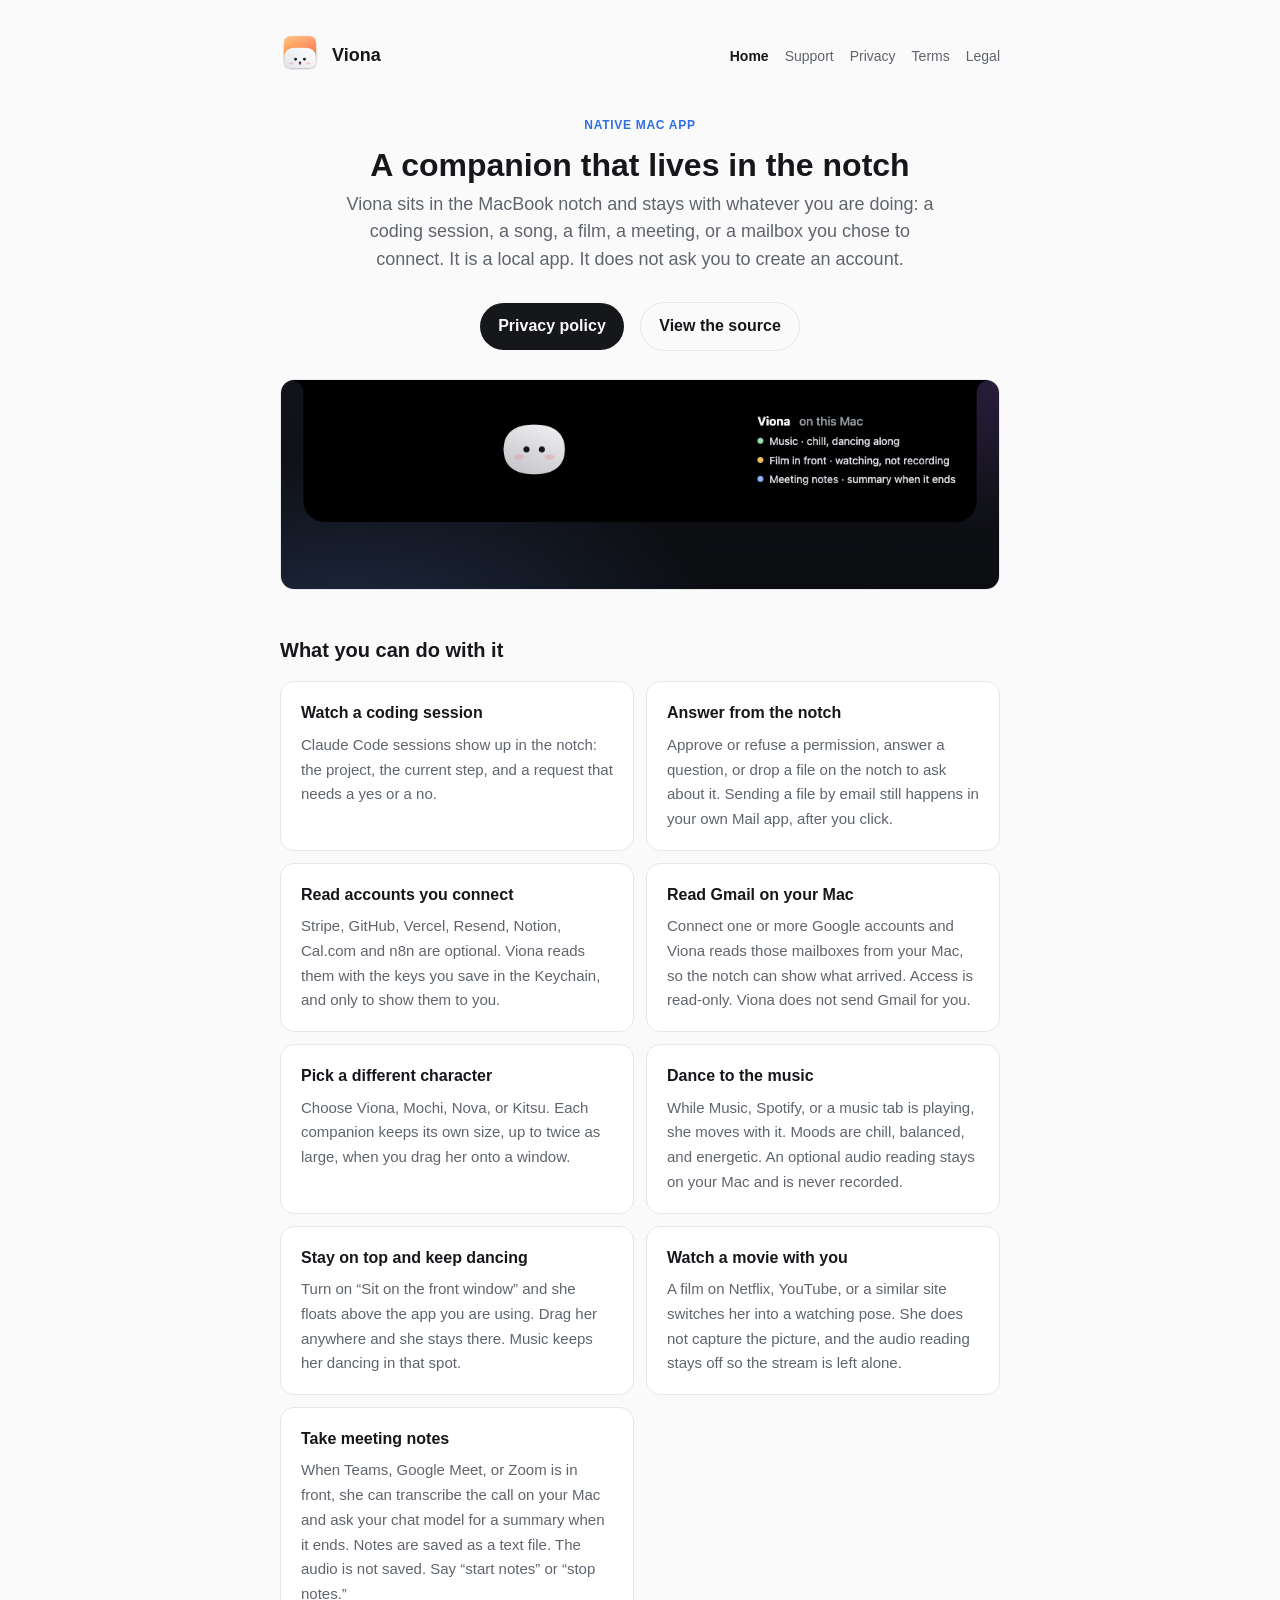
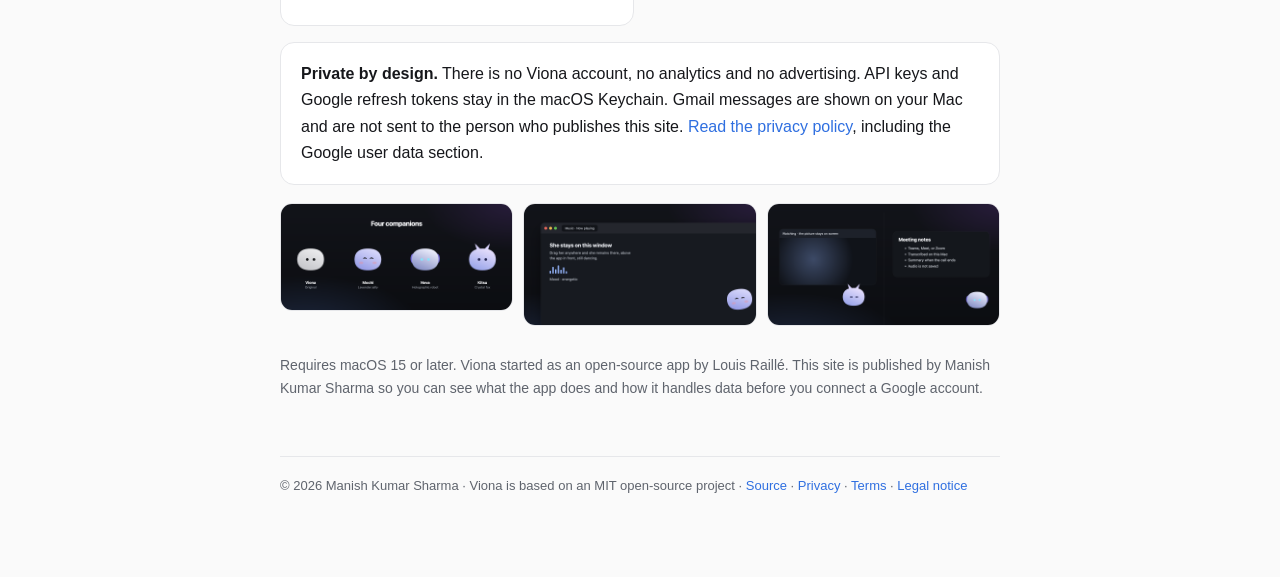
<file: index.html>
<!doctype html>
<html lang="en">
<head>
<meta charset="utf-8">
<meta name="viewport" content="width=device-width,initial-scale=1">
<title>Viona — a companion in the Mac notch</title>
<meta name="description" content="Viona is a native Mac app that lives in the notch. She reacts to music and movies, sits on top of your work, takes meeting notes, and reads accounts you connect, including Gmail.">
<link rel="icon" href="media/icon.png">
<link rel="stylesheet" href="site.css">
</head>
<body>
<div class="wrap">
<header>
<a href="index.html"><img src="media/icon.png" alt=""></a>
<span class="name">Viona</span>
<nav>
<a href="index.html" class="on">Home</a>
<a href="support.html">Support</a>
<a href="privacy.html">Privacy</a>
<a href="terms.html">Terms</a>
<a href="legal.html">Legal</a>
</nav>
</header>

<div class="hero">
<p class="eyebrow">Native Mac app</p>
<h1>A companion that lives in the notch</h1>
<p class="lede">Viona sits in the MacBook notch and stays with whatever you are doing: a coding session, a song, a film, a meeting, or a mailbox you chose to connect. It is a local app. It does not ask you to create an account.</p>
<a class="btn" href="privacy.html">Privacy policy</a>
<a class="btn ghost" href="https://github.com/Louis-CFM/coucou">View the source</a>
<img class="demo" src="media/hero.png" alt="Viona in the notch, showing music, a film, and meeting notes">
</div>

<h2>What you can do with it</h2>
<div class="grid">
<div class="card">
<h3>Watch a coding session</h3>
<p>Claude Code sessions show up in the notch: the project, the current step, and a request that needs a yes or a no.</p>
</div>
<div class="card">
<h3>Answer from the notch</h3>
<p>Approve or refuse a permission, answer a question, or drop a file on the notch to ask about it. Sending a file by email still happens in your own Mail app, after you click.</p>
</div>
<div class="card">
<h3>Read accounts you connect</h3>
<p>Stripe, GitHub, Vercel, Resend, Notion, Cal.com and n8n are optional. Viona reads them with the keys you save in the Keychain, and only to show them to you.</p>
</div>
<div class="card">
<h3>Read Gmail on your Mac</h3>
<p>Connect one or more Google accounts and Viona reads those mailboxes from your Mac, so the notch can show what arrived. Access is read-only. Viona does not send Gmail for you.</p>
</div>
<div class="card">
<h3>Pick a different character</h3>
<p>Choose Viona, Mochi, Nova, or Kitsu. Each companion keeps its own size, up to twice as large, when you drag her onto a window.</p>
</div>
<div class="card">
<h3>Dance to the music</h3>
<p>While Music, Spotify, or a music tab is playing, she moves with it. Moods are chill, balanced, and energetic. An optional audio reading stays on your Mac and is never recorded.</p>
</div>
<div class="card">
<h3>Stay on top and keep dancing</h3>
<p>Turn on “Sit on the front window” and she floats above the app you are using. Drag her anywhere and she stays there. Music keeps her dancing in that spot.</p>
</div>
<div class="card">
<h3>Watch a movie with you</h3>
<p>A film on Netflix, YouTube, or a similar site switches her into a watching pose. She does not capture the picture, and the audio reading stays off so the stream is left alone.</p>
</div>
<div class="card">
<h3>Take meeting notes</h3>
<p>When Teams, Google Meet, or Zoom is in front, she can transcribe the call on your Mac and ask your chat model for a summary when it ends. Notes are saved as a text file. The audio is not saved. Say “start notes” or “stop notes.”</p>
</div>
</div>

<div class="card">
<b>Private by design.</b> There is no Viona account, no analytics and no advertising. API keys and Google refresh tokens stay in the macOS Keychain. Gmail messages are shown on your Mac and are not sent to the person who publishes this site. <a href="privacy.html">Read the privacy policy</a>, including the Google user data section.
</div>

<div class="shots">
<img src="media/characters.png" alt="The four companions: Viona, Mochi, Nova, and Kitsu">
<img src="media/music.png" alt="Mochi staying on top of a window and dancing to music">
<img src="media/movie-notes.png" alt="Kitsu watching a film, and Nova beside meeting notes">
</div>

<p class="meta" style="margin-top:28px">Requires macOS 15 or later. Viona started as an open-source app by Louis Raillé. This site is published by Manish Kumar Sharma so you can see what the app does and how it handles data before you connect a Google account.</p>

<footer>© 2026 Manish Kumar Sharma · Viona is based on an MIT open-source project · <a href="https://github.com/Louis-CFM/coucou">Source</a> · <a href="privacy.html">Privacy</a> · <a href="terms.html">Terms</a> · <a href="legal.html">Legal notice</a></footer>
</div>
</body>
</html>
</file>
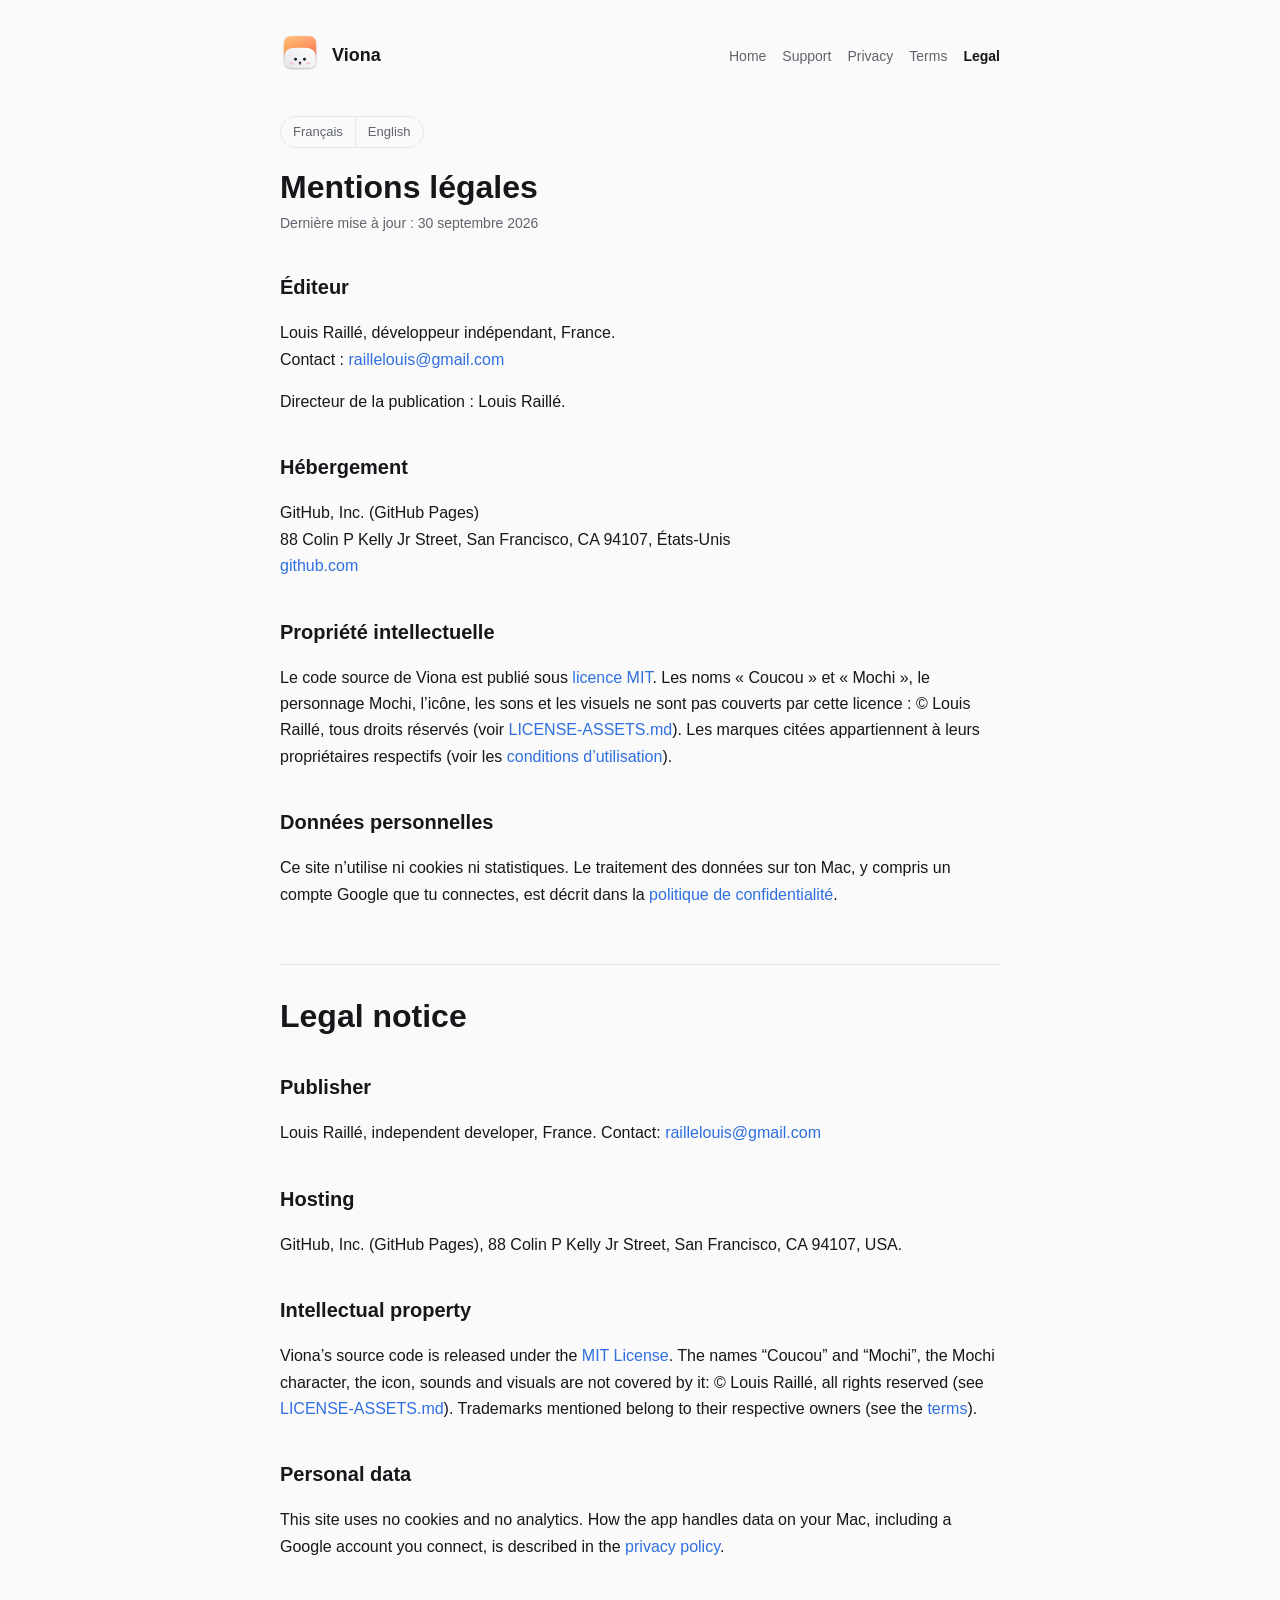
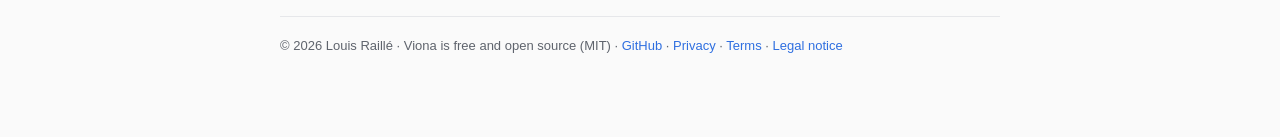
<file: legal.html>
<!doctype html><html lang="fr"><head><meta charset="utf-8"><meta name="viewport" content="width=device-width,initial-scale=1">
<title>Legal notice — Viona</title><link rel="icon" href="media/icon.png"><link rel="stylesheet" href="site.css"></head><body><div class="wrap">
<header><a href="index.html"><img src="media/icon.png" alt=""></a><span class="name">Viona</span>
<nav><a href="index.html">Home</a><a href="support.html">Support</a><a href="privacy.html">Privacy</a><a href="terms.html">Terms</a><a href="legal.html" class="on">Legal</a></nav></header>
<div class="lang"><a href="#fr">Français</a><a href="#en">English</a></div>
<section id="fr" lang="fr">
<h1>Mentions légales</h1>
<div class="meta">Dernière mise à jour : 30 septembre 2026</div>
<h2>Éditeur</h2>
<p>Louis Raillé, développeur indépendant, France.<br>Contact : <a href="mailto:raillelouis@gmail.com">raillelouis@gmail.com</a></p>
<p>Directeur de la publication : Louis Raillé.</p>
<h2>Hébergement</h2>
<p>GitHub, Inc. (GitHub Pages)<br>88 Colin P Kelly Jr Street, San Francisco, CA 94107, États-Unis<br><a href="https://github.com">github.com</a></p>
<h2>Propriété intellectuelle</h2>
<p>Le code source de Viona est publié sous <a href="https://github.com/Louis-CFM/coucou/blob/main/LICENSE">licence MIT</a>. Les noms « Coucou » et « Mochi », le personnage Mochi, l’icône, les sons et les visuels ne sont pas couverts par cette licence : © Louis Raillé, tous droits réservés (voir <a href="https://github.com/Louis-CFM/coucou/blob/main/LICENSE-ASSETS.md">LICENSE-ASSETS.md</a>). Les marques citées appartiennent à leurs propriétaires respectifs (voir les <a href="terms.html#fr">conditions d’utilisation</a>).</p>
<h2>Données personnelles</h2>
<p>Ce site n’utilise ni cookies ni statistiques. Le traitement des données sur ton Mac, y compris un compte Google que tu connectes, est décrit dans la <a href="privacy.html#fr">politique de confidentialité</a>.</p>
</section>
<hr>
<section id="en">
<h1>Legal notice</h1>
<h2>Publisher</h2>
<p>Louis Raillé, independent developer, France. Contact: <a href="mailto:raillelouis@gmail.com">raillelouis@gmail.com</a></p>
<h2>Hosting</h2>
<p>GitHub, Inc. (GitHub Pages), 88 Colin P Kelly Jr Street, San Francisco, CA 94107, USA.</p>
<h2>Intellectual property</h2>
<p>Viona’s source code is released under the <a href="https://github.com/Louis-CFM/coucou/blob/main/LICENSE">MIT License</a>. The names “Coucou” and “Mochi”, the Mochi character, the icon, sounds and visuals are not covered by it: © Louis Raillé, all rights reserved (see <a href="https://github.com/Louis-CFM/coucou/blob/main/LICENSE-ASSETS.md">LICENSE-ASSETS.md</a>). Trademarks mentioned belong to their respective owners (see the <a href="terms.html#en">terms</a>).</p>
<h2>Personal data</h2>
<p>This site uses no cookies and no analytics. How the app handles data on your Mac, including a Google account you connect, is described in the <a href="privacy.html#en">privacy policy</a>.</p>
</section>
<footer>© 2026 Louis Raillé · Viona is free and open source (MIT) · <a href="https://github.com/Louis-CFM/coucou">GitHub</a> · <a href="privacy.html">Privacy</a> · <a href="terms.html">Terms</a> · <a href="legal.html">Legal notice</a></footer></div></body></html>
</file>
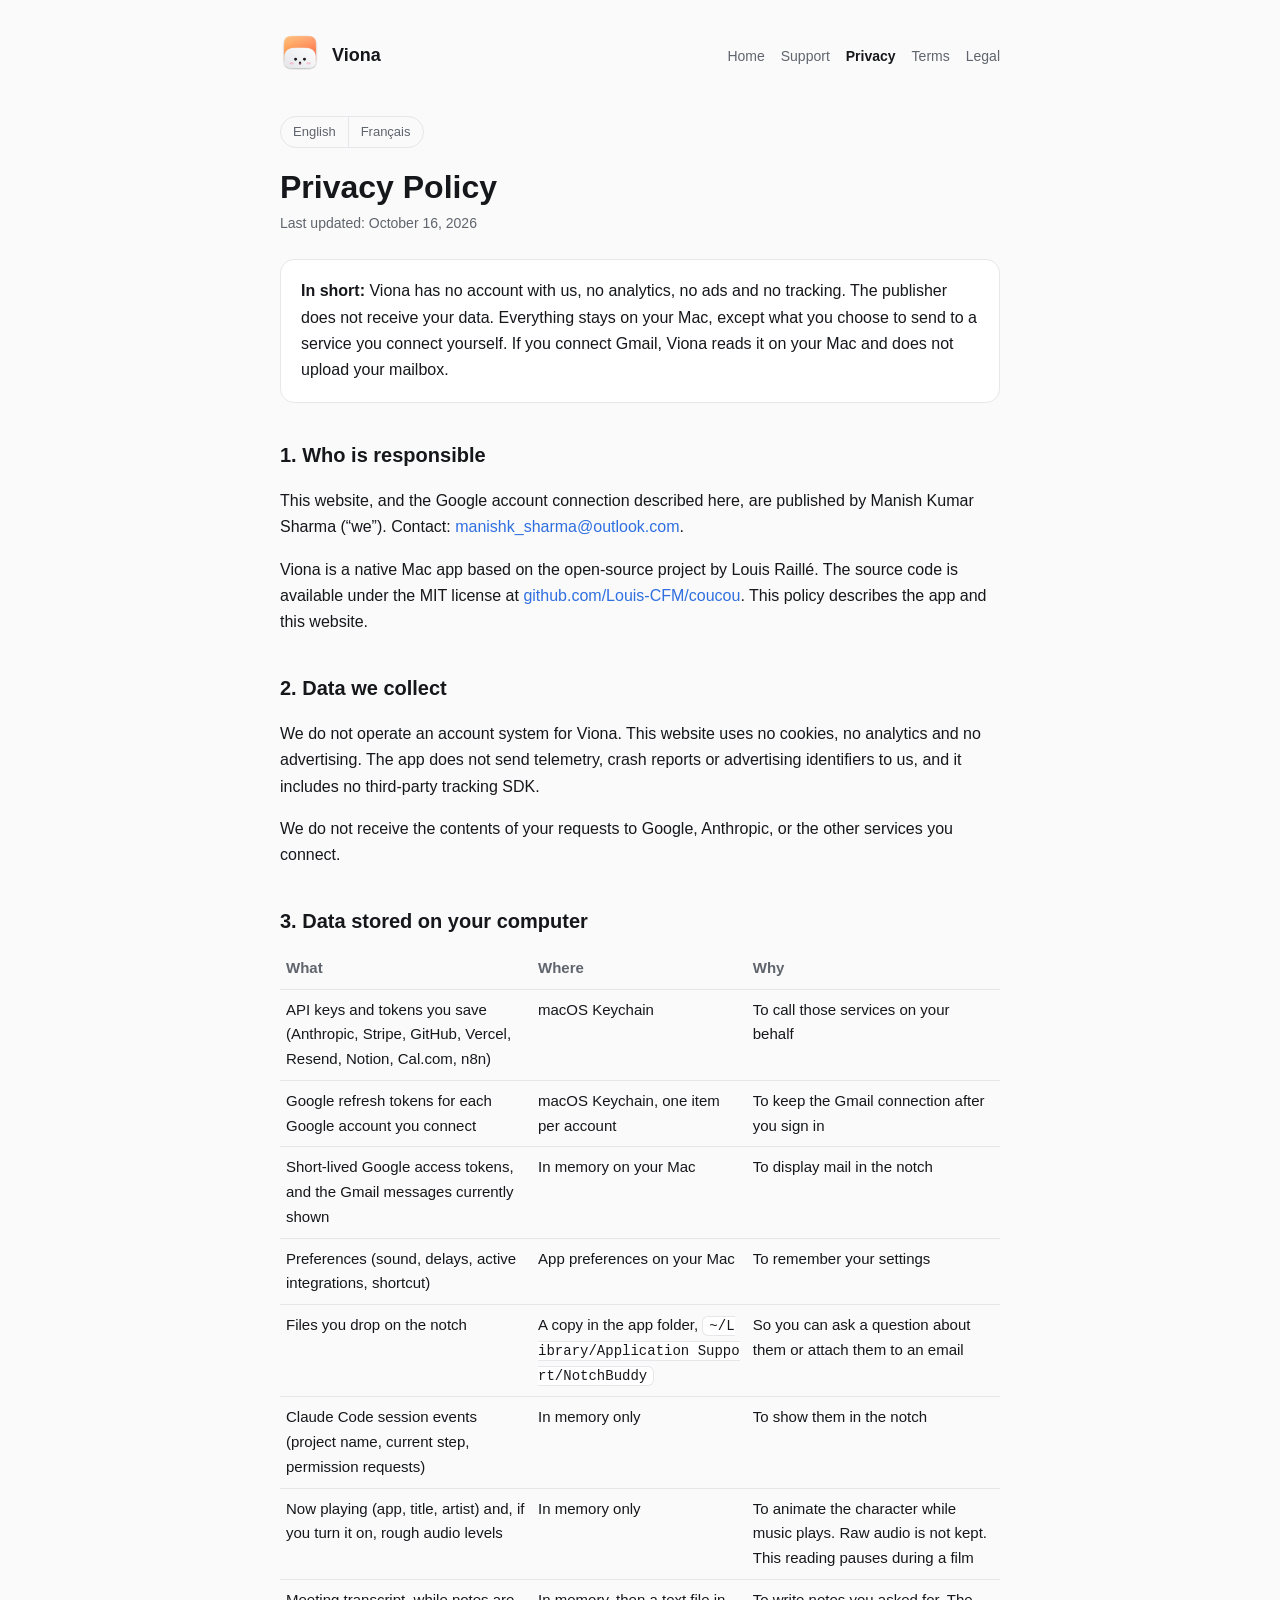
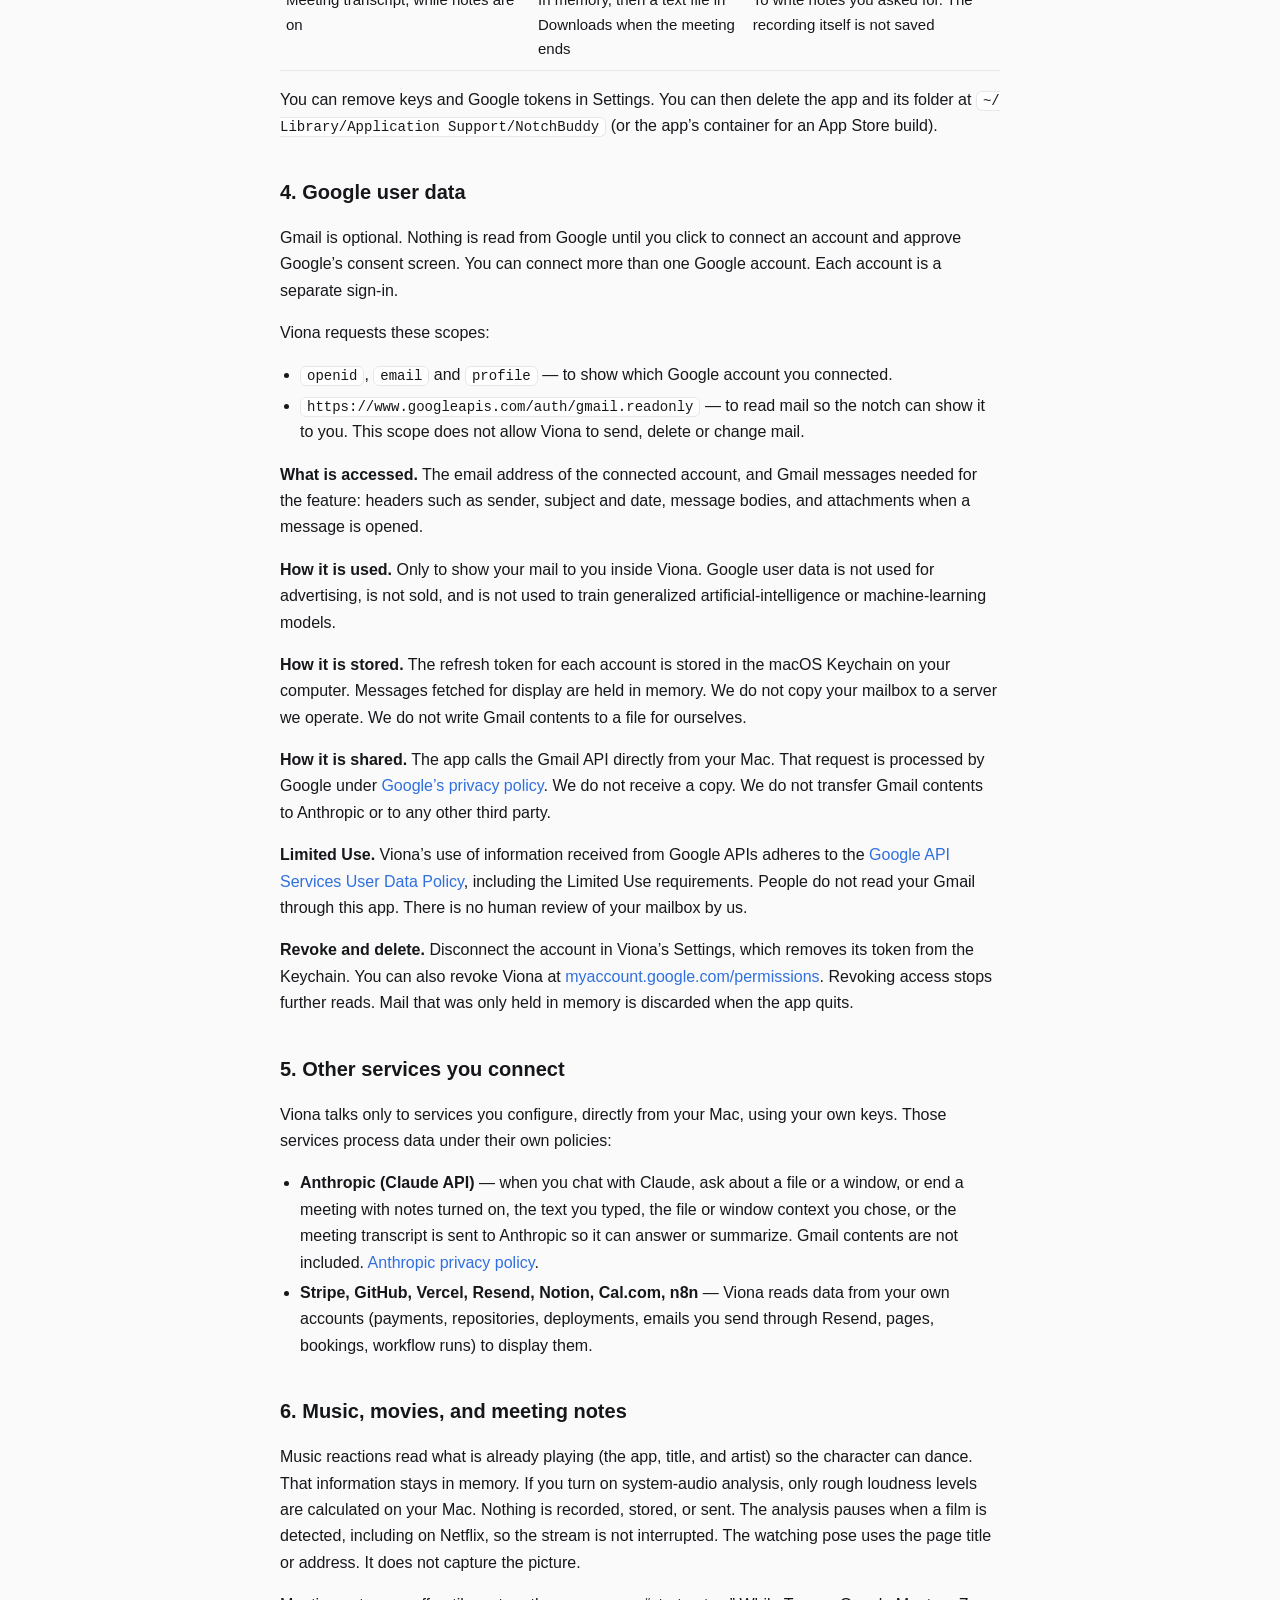
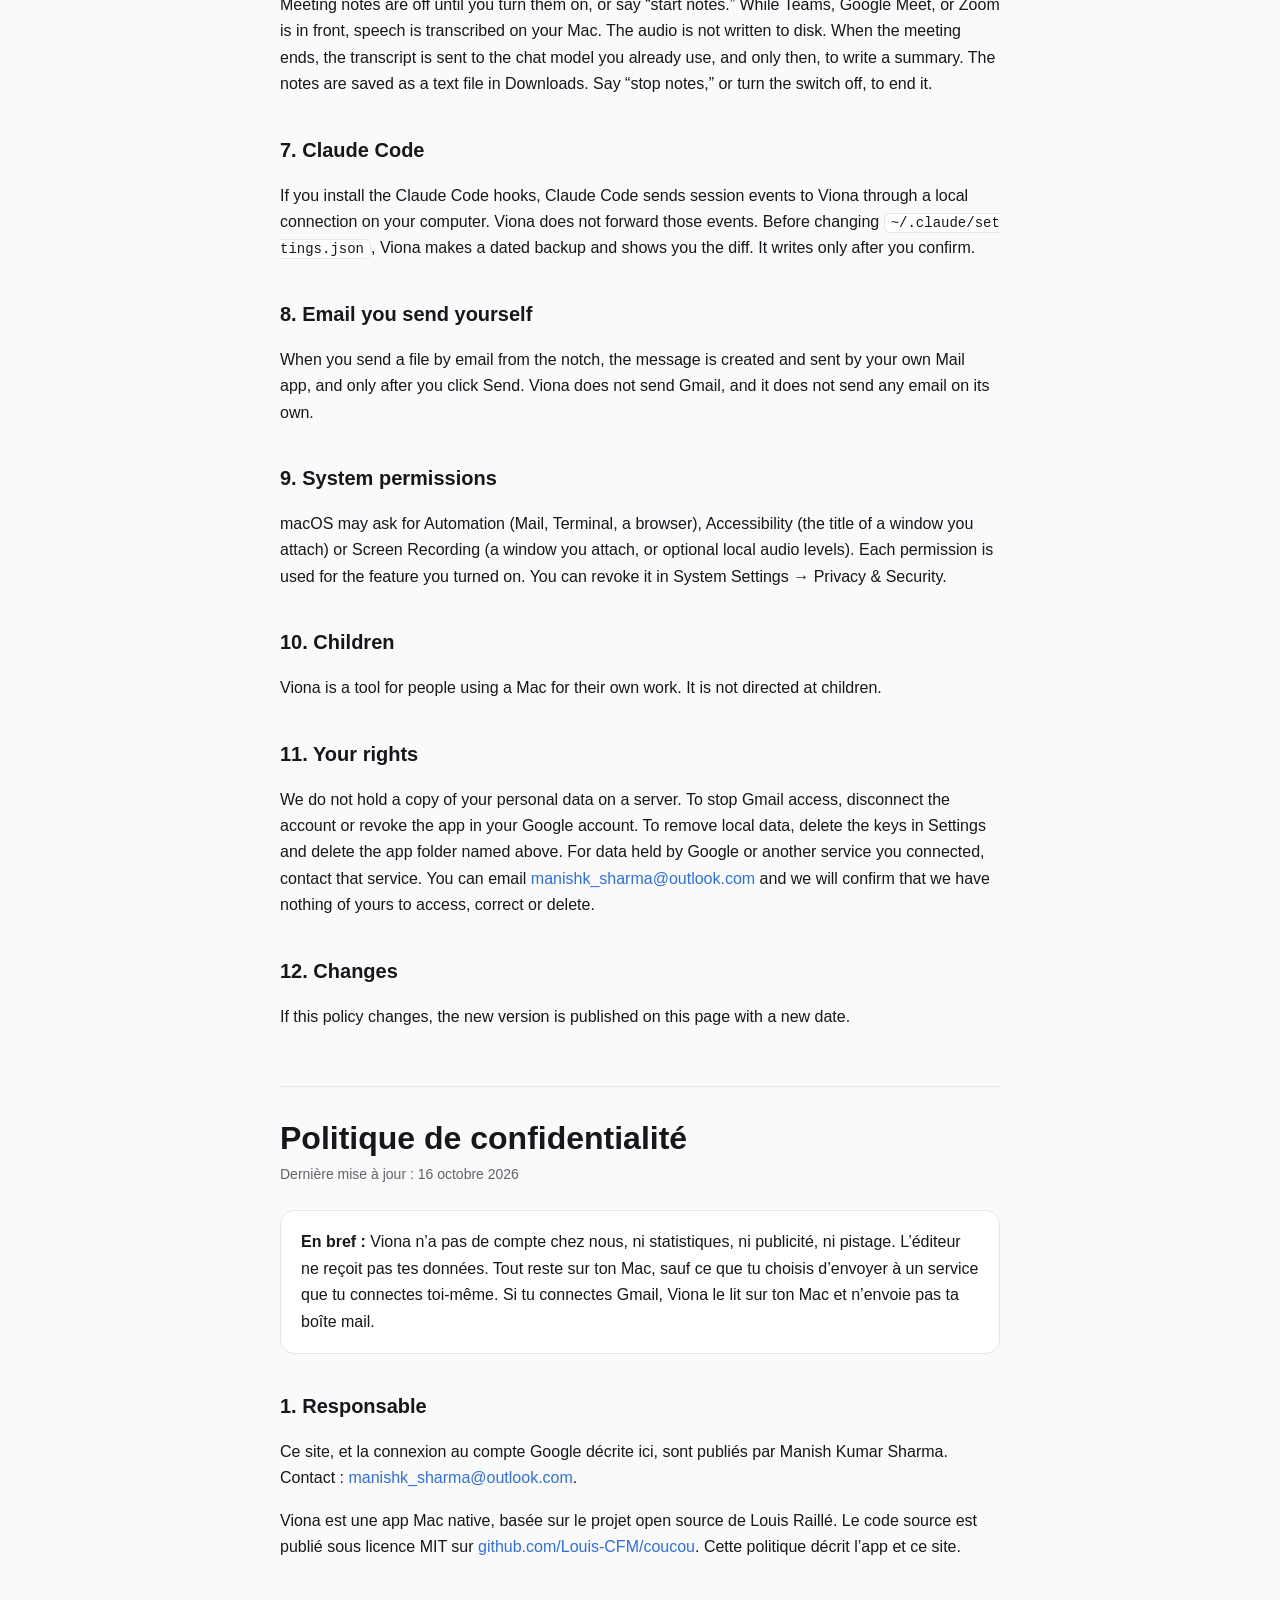
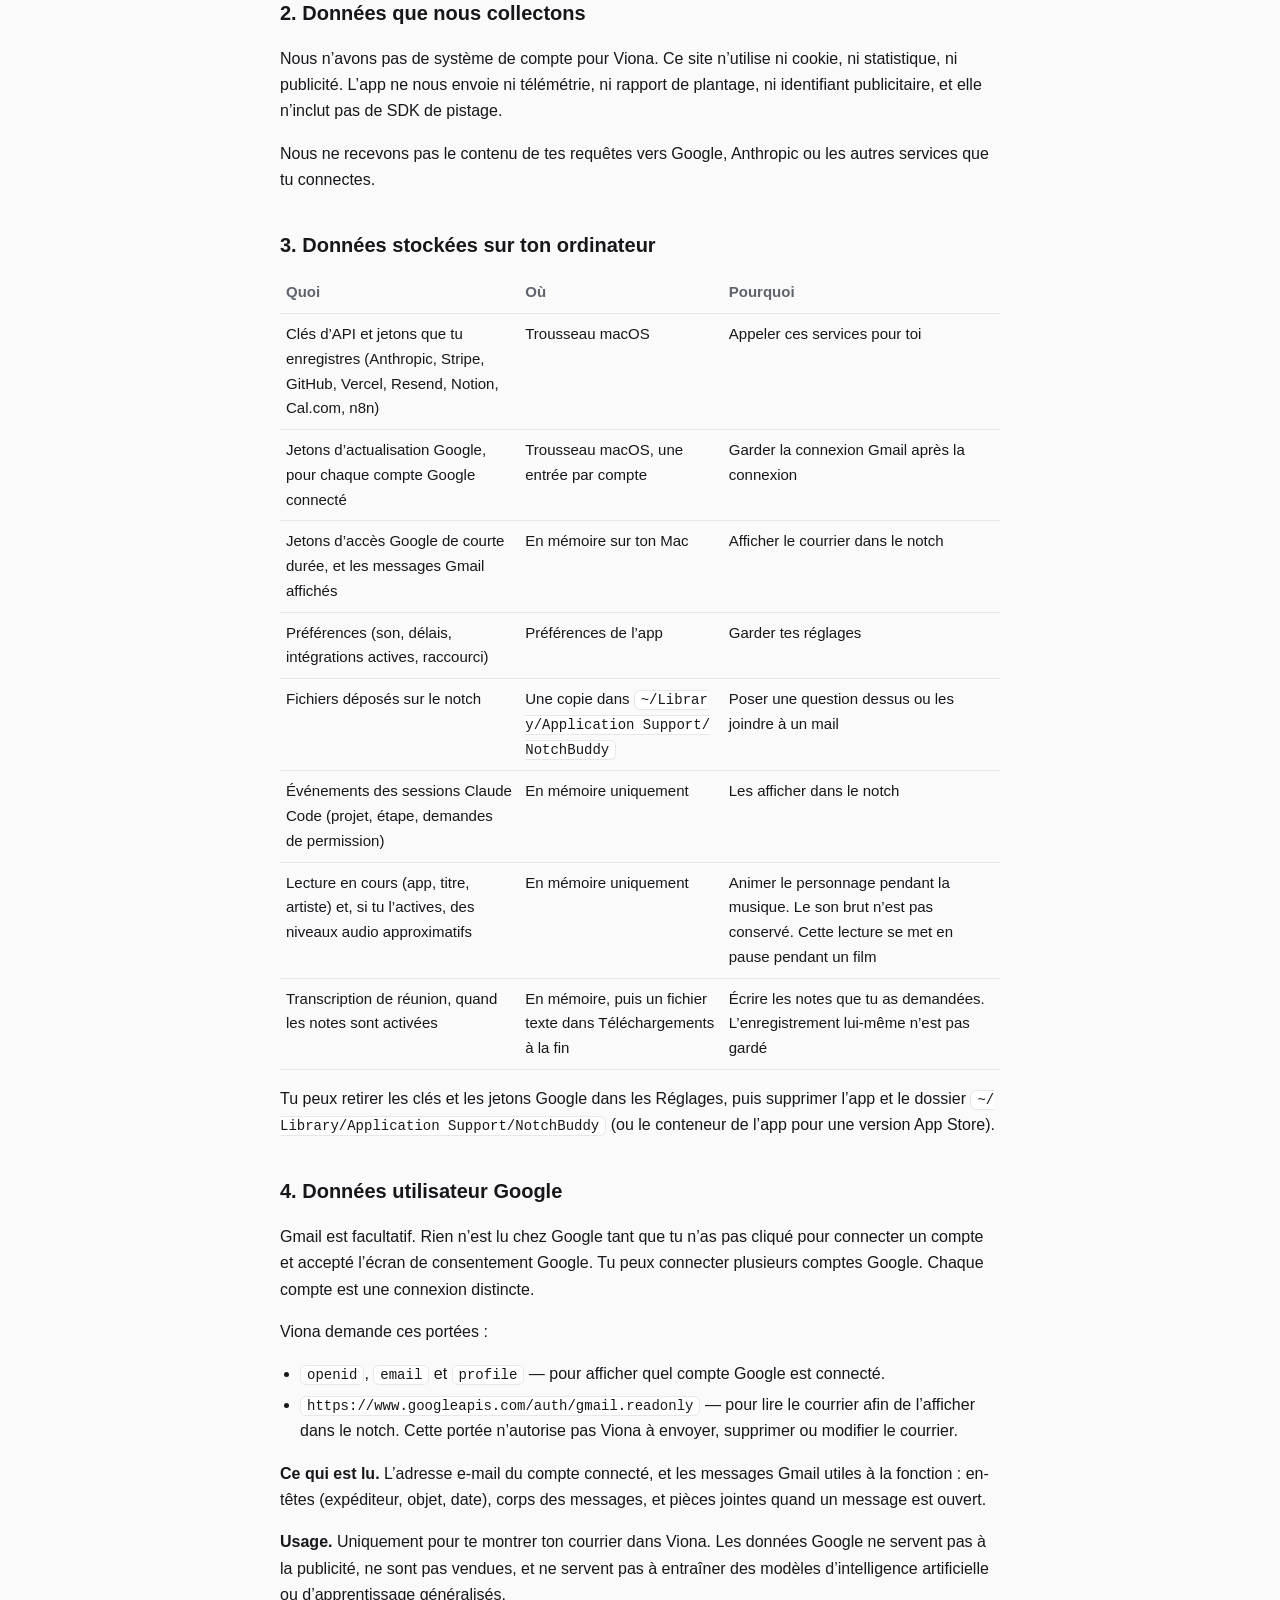
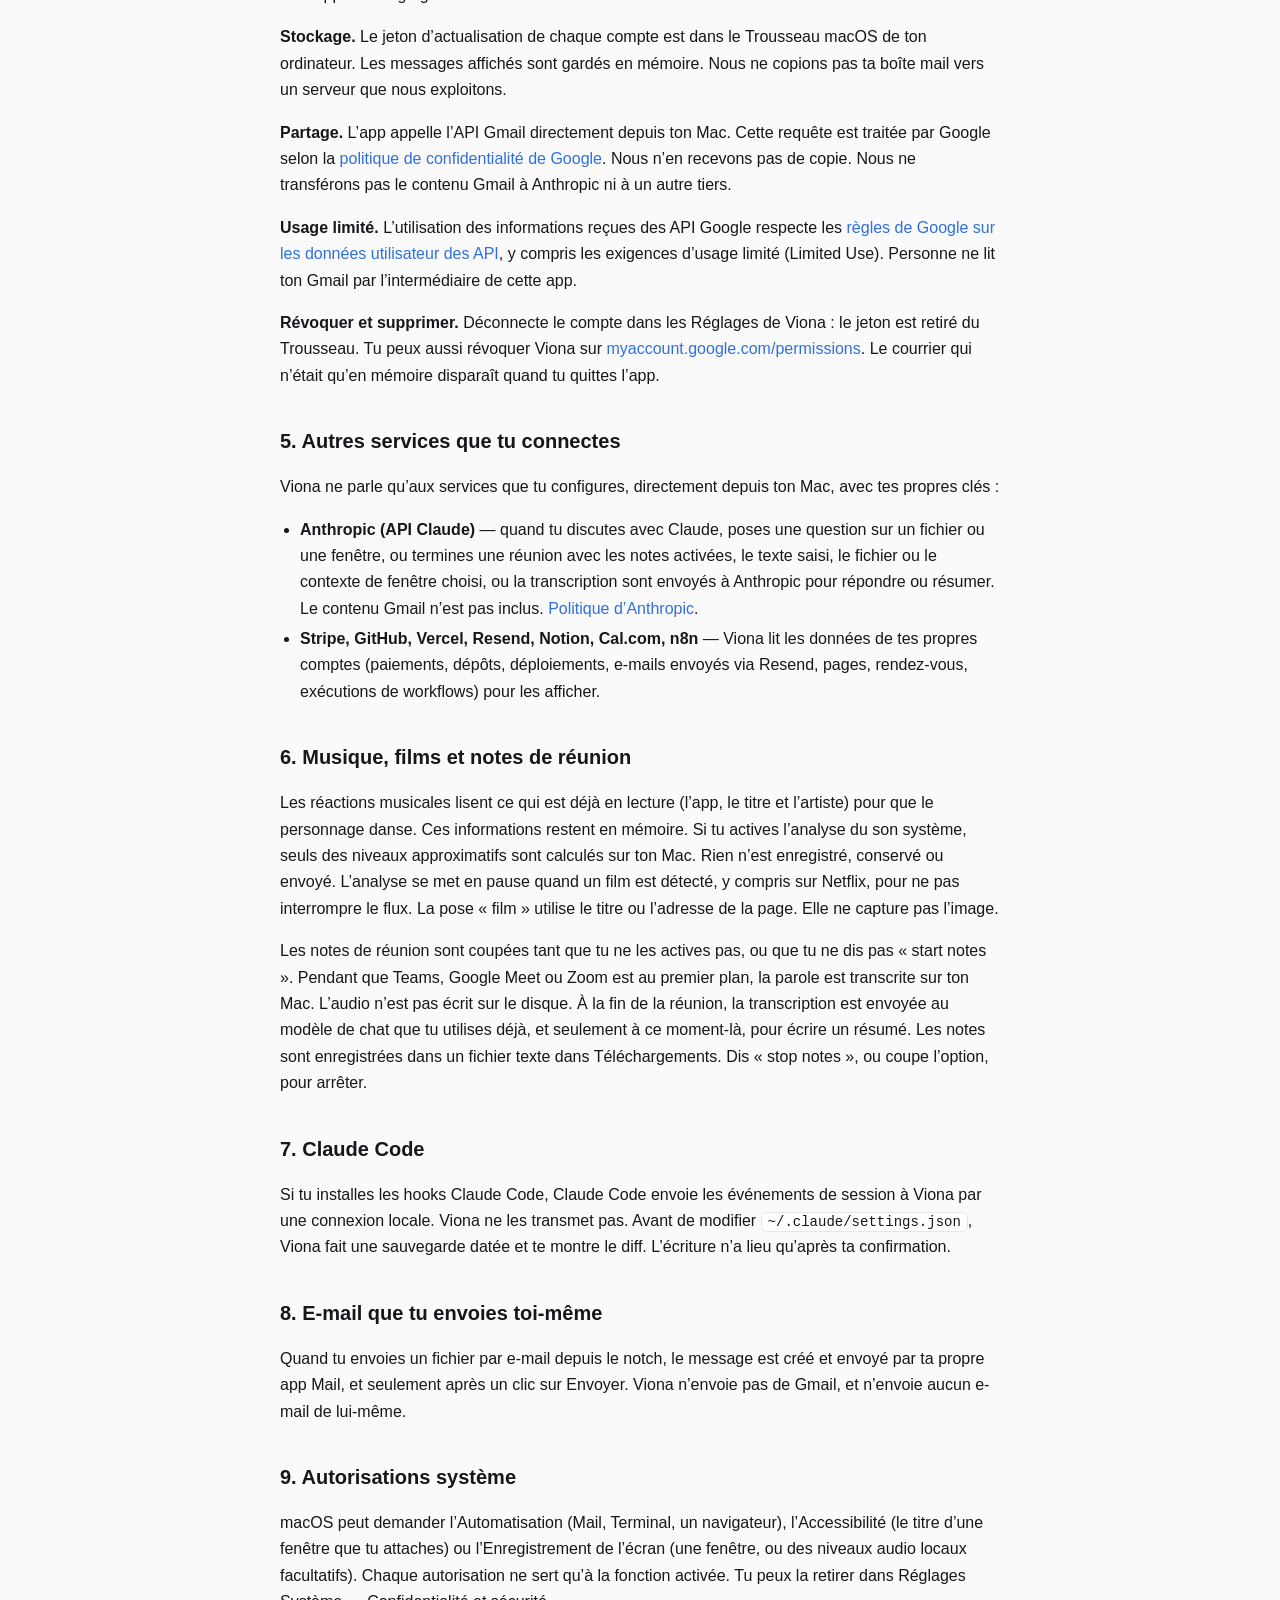
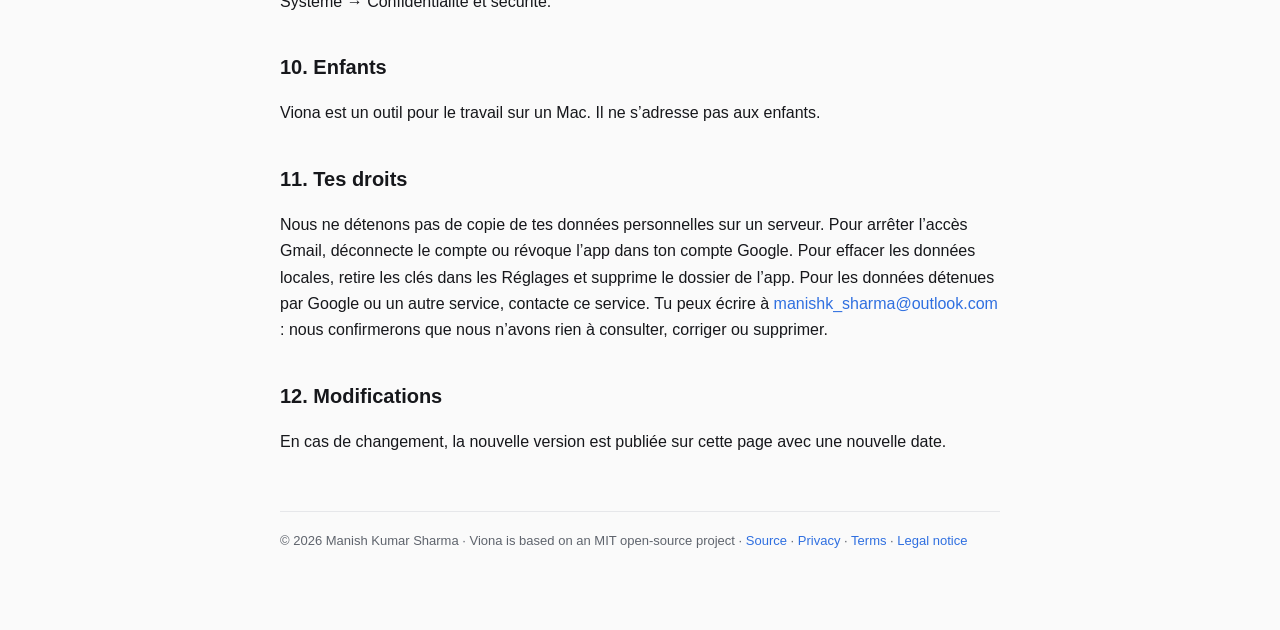
<file: privacy.html>
<!doctype html>
<html lang="en">
<head>
<meta charset="utf-8">
<meta name="viewport" content="width=device-width,initial-scale=1">
<title>Privacy Policy — Viona</title>
<meta name="description" content="How Viona handles data on your Mac, including Gmail and other Google user data. No account, no analytics, and mailbox contents stay on your computer.">
<link rel="icon" href="media/icon.png">
<link rel="stylesheet" href="site.css">
</head>
<body>
<div class="wrap">
<header>
<a href="index.html"><img src="media/icon.png" alt=""></a>
<span class="name">Viona</span>
<nav>
<a href="index.html">Home</a>
<a href="support.html">Support</a>
<a href="privacy.html" class="on">Privacy</a>
<a href="terms.html">Terms</a>
<a href="legal.html">Legal</a>
</nav>
</header>
<div class="lang"><a href="#en">English</a><a href="#fr">Français</a></div>

<section id="en">
<h1>Privacy Policy</h1>
<div class="meta">Last updated: October 16, 2026</div>
<div class="card"><b>In short:</b> Viona has no account with us, no analytics, no ads and no tracking. The publisher does not receive your data. Everything stays on your Mac, except what you choose to send to a service you connect yourself. If you connect Gmail, Viona reads it on your Mac and does not upload your mailbox.</div>

<h2>1. Who is responsible</h2>
<p>This website, and the Google account connection described here, are published by Manish Kumar Sharma (“we”). Contact: <a href="mailto:manishk_sharma@outlook.com">manishk_sharma@outlook.com</a>.</p>
<p>Viona is a native Mac app based on the open-source project by Louis Raillé. The source code is available under the MIT license at <a href="https://github.com/Louis-CFM/coucou">github.com/Louis-CFM/coucou</a>. This policy describes the app and this website.</p>

<h2>2. Data we collect</h2>
<p>We do not operate an account system for Viona. This website uses no cookies, no analytics and no advertising. The app does not send telemetry, crash reports or advertising identifiers to us, and it includes no third-party tracking SDK.</p>
<p>We do not receive the contents of your requests to Google, Anthropic, or the other services you connect.</p>

<h2>3. Data stored on your computer</h2>
<table>
<tr><th>What</th><th>Where</th><th>Why</th></tr>
<tr><td>API keys and tokens you save (Anthropic, Stripe, GitHub, Vercel, Resend, Notion, Cal.com, n8n)</td><td>macOS Keychain</td><td>To call those services on your behalf</td></tr>
<tr><td>Google refresh tokens for each Google account you connect</td><td>macOS Keychain, one item per account</td><td>To keep the Gmail connection after you sign in</td></tr>
<tr><td>Short-lived Google access tokens, and the Gmail messages currently shown</td><td>In memory on your Mac</td><td>To display mail in the notch</td></tr>
<tr><td>Preferences (sound, delays, active integrations, shortcut)</td><td>App preferences on your Mac</td><td>To remember your settings</td></tr>
<tr><td>Files you drop on the notch</td><td>A copy in the app folder, <code>~/Library/Application Support/NotchBuddy</code></td><td>So you can ask a question about them or attach them to an email</td></tr>
<tr><td>Claude Code session events (project name, current step, permission requests)</td><td>In memory only</td><td>To show them in the notch</td></tr>
<tr><td>Now playing (app, title, artist) and, if you turn it on, rough audio levels</td><td>In memory only</td><td>To animate the character while music plays. Raw audio is not kept. This reading pauses during a film</td></tr>
<tr><td>Meeting transcript, while notes are on</td><td>In memory, then a text file in Downloads when the meeting ends</td><td>To write notes you asked for. The recording itself is not saved</td></tr>
</table>
<p>You can remove keys and Google tokens in Settings. You can then delete the app and its folder at <code>~/Library/Application Support/NotchBuddy</code> (or the app’s container for an App Store build).</p>

<h2>4. Google user data</h2>
<p>Gmail is optional. Nothing is read from Google until you click to connect an account and approve Google’s consent screen. You can connect more than one Google account. Each account is a separate sign-in.</p>
<p>Viona requests these scopes:</p>
<ul>
<li><code>openid</code>, <code>email</code> and <code>profile</code> — to show which Google account you connected.</li>
<li><code>https://www.googleapis.com/auth/gmail.readonly</code> — to read mail so the notch can show it to you. This scope does not allow Viona to send, delete or change mail.</li>
</ul>
<p><b>What is accessed.</b> The email address of the connected account, and Gmail messages needed for the feature: headers such as sender, subject and date, message bodies, and attachments when a message is opened.</p>
<p><b>How it is used.</b> Only to show your mail to you inside Viona. Google user data is not used for advertising, is not sold, and is not used to train generalized artificial-intelligence or machine-learning models.</p>
<p><b>How it is stored.</b> The refresh token for each account is stored in the macOS Keychain on your computer. Messages fetched for display are held in memory. We do not copy your mailbox to a server we operate. We do not write Gmail contents to a file for ourselves.</p>
<p><b>How it is shared.</b> The app calls the Gmail API directly from your Mac. That request is processed by Google under <a href="https://policies.google.com/privacy">Google’s privacy policy</a>. We do not receive a copy. We do not transfer Gmail contents to Anthropic or to any other third party.</p>
<p><b>Limited Use.</b> Viona’s use of information received from Google APIs adheres to the <a href="https://developers.google.com/terms/api-services-user-data-policy">Google API Services User Data Policy</a>, including the Limited Use requirements. People do not read your Gmail through this app. There is no human review of your mailbox by us.</p>
<p><b>Revoke and delete.</b> Disconnect the account in Viona’s Settings, which removes its token from the Keychain. You can also revoke Viona at <a href="https://myaccount.google.com/permissions">myaccount.google.com/permissions</a>. Revoking access stops further reads. Mail that was only held in memory is discarded when the app quits.</p>

<h2>5. Other services you connect</h2>
<p>Viona talks only to services you configure, directly from your Mac, using your own keys. Those services process data under their own policies:</p>
<ul>
<li><b>Anthropic (Claude API)</b> — when you chat with Claude, ask about a file or a window, or end a meeting with notes turned on, the text you typed, the file or window context you chose, or the meeting transcript is sent to Anthropic so it can answer or summarize. Gmail contents are not included. <a href="https://www.anthropic.com/legal/privacy">Anthropic privacy policy</a>.</li>
<li><b>Stripe, GitHub, Vercel, Resend, Notion, Cal.com, n8n</b> — Viona reads data from your own accounts (payments, repositories, deployments, emails you send through Resend, pages, bookings, workflow runs) to display them.</li>
</ul>

<h2>6. Music, movies, and meeting notes</h2>
<p>Music reactions read what is already playing (the app, title, and artist) so the character can dance. That information stays in memory. If you turn on system-audio analysis, only rough loudness levels are calculated on your Mac. Nothing is recorded, stored, or sent. The analysis pauses when a film is detected, including on Netflix, so the stream is not interrupted. The watching pose uses the page title or address. It does not capture the picture.</p>
<p>Meeting notes are off until you turn them on, or say “start notes.” While Teams, Google Meet, or Zoom is in front, speech is transcribed on your Mac. The audio is not written to disk. When the meeting ends, the transcript is sent to the chat model you already use, and only then, to write a summary. The notes are saved as a text file in Downloads. Say “stop notes,” or turn the switch off, to end it.</p>

<h2>7. Claude Code</h2>
<p>If you install the Claude Code hooks, Claude Code sends session events to Viona through a local connection on your computer. Viona does not forward those events. Before changing <code>~/.claude/settings.json</code>, Viona makes a dated backup and shows you the diff. It writes only after you confirm.</p>

<h2>8. Email you send yourself</h2>
<p>When you send a file by email from the notch, the message is created and sent by your own Mail app, and only after you click Send. Viona does not send Gmail, and it does not send any email on its own.</p>

<h2>9. System permissions</h2>
<p>macOS may ask for Automation (Mail, Terminal, a browser), Accessibility (the title of a window you attach) or Screen Recording (a window you attach, or optional local audio levels). Each permission is used for the feature you turned on. You can revoke it in System Settings → Privacy &amp; Security.</p>

<h2>10. Children</h2>
<p>Viona is a tool for people using a Mac for their own work. It is not directed at children.</p>

<h2>11. Your rights</h2>
<p>We do not hold a copy of your personal data on a server. To stop Gmail access, disconnect the account or revoke the app in your Google account. To remove local data, delete the keys in Settings and delete the app folder named above. For data held by Google or another service you connected, contact that service. You can email <a href="mailto:manishk_sharma@outlook.com">manishk_sharma@outlook.com</a> and we will confirm that we have nothing of yours to access, correct or delete.</p>

<h2>12. Changes</h2>
<p>If this policy changes, the new version is published on this page with a new date.</p>
</section>

<hr>

<section id="fr" lang="fr">
<h1>Politique de confidentialité</h1>
<div class="meta">Dernière mise à jour : 16 octobre 2026</div>
<div class="card"><b>En bref :</b> Viona n’a pas de compte chez nous, ni statistiques, ni publicité, ni pistage. L’éditeur ne reçoit pas tes données. Tout reste sur ton Mac, sauf ce que tu choisis d’envoyer à un service que tu connectes toi-même. Si tu connectes Gmail, Viona le lit sur ton Mac et n’envoie pas ta boîte mail.</div>

<h2>1. Responsable</h2>
<p>Ce site, et la connexion au compte Google décrite ici, sont publiés par Manish Kumar Sharma. Contact : <a href="mailto:manishk_sharma@outlook.com">manishk_sharma@outlook.com</a>.</p>
<p>Viona est une app Mac native, basée sur le projet open source de Louis Raillé. Le code source est publié sous licence MIT sur <a href="https://github.com/Louis-CFM/coucou">github.com/Louis-CFM/coucou</a>. Cette politique décrit l’app et ce site.</p>

<h2>2. Données que nous collectons</h2>
<p>Nous n’avons pas de système de compte pour Viona. Ce site n’utilise ni cookie, ni statistique, ni publicité. L’app ne nous envoie ni télémétrie, ni rapport de plantage, ni identifiant publicitaire, et elle n’inclut pas de SDK de pistage.</p>
<p>Nous ne recevons pas le contenu de tes requêtes vers Google, Anthropic ou les autres services que tu connectes.</p>

<h2>3. Données stockées sur ton ordinateur</h2>
<table>
<tr><th>Quoi</th><th>Où</th><th>Pourquoi</th></tr>
<tr><td>Clés d’API et jetons que tu enregistres (Anthropic, Stripe, GitHub, Vercel, Resend, Notion, Cal.com, n8n)</td><td>Trousseau macOS</td><td>Appeler ces services pour toi</td></tr>
<tr><td>Jetons d’actualisation Google, pour chaque compte Google connecté</td><td>Trousseau macOS, une entrée par compte</td><td>Garder la connexion Gmail après la connexion</td></tr>
<tr><td>Jetons d’accès Google de courte durée, et les messages Gmail affichés</td><td>En mémoire sur ton Mac</td><td>Afficher le courrier dans le notch</td></tr>
<tr><td>Préférences (son, délais, intégrations actives, raccourci)</td><td>Préférences de l’app</td><td>Garder tes réglages</td></tr>
<tr><td>Fichiers déposés sur le notch</td><td>Une copie dans <code>~/Library/Application Support/NotchBuddy</code></td><td>Poser une question dessus ou les joindre à un mail</td></tr>
<tr><td>Événements des sessions Claude Code (projet, étape, demandes de permission)</td><td>En mémoire uniquement</td><td>Les afficher dans le notch</td></tr>
<tr><td>Lecture en cours (app, titre, artiste) et, si tu l’actives, des niveaux audio approximatifs</td><td>En mémoire uniquement</td><td>Animer le personnage pendant la musique. Le son brut n’est pas conservé. Cette lecture se met en pause pendant un film</td></tr>
<tr><td>Transcription de réunion, quand les notes sont activées</td><td>En mémoire, puis un fichier texte dans Téléchargements à la fin</td><td>Écrire les notes que tu as demandées. L’enregistrement lui-même n’est pas gardé</td></tr>
</table>
<p>Tu peux retirer les clés et les jetons Google dans les Réglages, puis supprimer l’app et le dossier <code>~/Library/Application Support/NotchBuddy</code> (ou le conteneur de l’app pour une version App Store).</p>

<h2>4. Données utilisateur Google</h2>
<p>Gmail est facultatif. Rien n’est lu chez Google tant que tu n’as pas cliqué pour connecter un compte et accepté l’écran de consentement Google. Tu peux connecter plusieurs comptes Google. Chaque compte est une connexion distincte.</p>
<p>Viona demande ces portées :</p>
<ul>
<li><code>openid</code>, <code>email</code> et <code>profile</code> — pour afficher quel compte Google est connecté.</li>
<li><code>https://www.googleapis.com/auth/gmail.readonly</code> — pour lire le courrier afin de l’afficher dans le notch. Cette portée n’autorise pas Viona à envoyer, supprimer ou modifier le courrier.</li>
</ul>
<p><b>Ce qui est lu.</b> L’adresse e-mail du compte connecté, et les messages Gmail utiles à la fonction : en-têtes (expéditeur, objet, date), corps des messages, et pièces jointes quand un message est ouvert.</p>
<p><b>Usage.</b> Uniquement pour te montrer ton courrier dans Viona. Les données Google ne servent pas à la publicité, ne sont pas vendues, et ne servent pas à entraîner des modèles d’intelligence artificielle ou d’apprentissage généralisés.</p>
<p><b>Stockage.</b> Le jeton d’actualisation de chaque compte est dans le Trousseau macOS de ton ordinateur. Les messages affichés sont gardés en mémoire. Nous ne copions pas ta boîte mail vers un serveur que nous exploitons.</p>
<p><b>Partage.</b> L’app appelle l’API Gmail directement depuis ton Mac. Cette requête est traitée par Google selon la <a href="https://policies.google.com/privacy">politique de confidentialité de Google</a>. Nous n’en recevons pas de copie. Nous ne transférons pas le contenu Gmail à Anthropic ni à un autre tiers.</p>
<p><b>Usage limité.</b> L’utilisation des informations reçues des API Google respecte les <a href="https://developers.google.com/terms/api-services-user-data-policy">règles de Google sur les données utilisateur des API</a>, y compris les exigences d’usage limité (Limited Use). Personne ne lit ton Gmail par l’intermédiaire de cette app.</p>
<p><b>Révoquer et supprimer.</b> Déconnecte le compte dans les Réglages de Viona : le jeton est retiré du Trousseau. Tu peux aussi révoquer Viona sur <a href="https://myaccount.google.com/permissions">myaccount.google.com/permissions</a>. Le courrier qui n’était qu’en mémoire disparaît quand tu quittes l’app.</p>

<h2>5. Autres services que tu connectes</h2>
<p>Viona ne parle qu’aux services que tu configures, directement depuis ton Mac, avec tes propres clés :</p>
<ul>
<li><b>Anthropic (API Claude)</b> — quand tu discutes avec Claude, poses une question sur un fichier ou une fenêtre, ou termines une réunion avec les notes activées, le texte saisi, le fichier ou le contexte de fenêtre choisi, ou la transcription sont envoyés à Anthropic pour répondre ou résumer. Le contenu Gmail n’est pas inclus. <a href="https://www.anthropic.com/legal/privacy">Politique d’Anthropic</a>.</li>
<li><b>Stripe, GitHub, Vercel, Resend, Notion, Cal.com, n8n</b> — Viona lit les données de tes propres comptes (paiements, dépôts, déploiements, e-mails envoyés via Resend, pages, rendez-vous, exécutions de workflows) pour les afficher.</li>
</ul>

<h2>6. Musique, films et notes de réunion</h2>
<p>Les réactions musicales lisent ce qui est déjà en lecture (l’app, le titre et l’artiste) pour que le personnage danse. Ces informations restent en mémoire. Si tu actives l’analyse du son système, seuls des niveaux approximatifs sont calculés sur ton Mac. Rien n’est enregistré, conservé ou envoyé. L’analyse se met en pause quand un film est détecté, y compris sur Netflix, pour ne pas interrompre le flux. La pose « film » utilise le titre ou l’adresse de la page. Elle ne capture pas l’image.</p>
<p>Les notes de réunion sont coupées tant que tu ne les actives pas, ou que tu ne dis pas « start notes ». Pendant que Teams, Google Meet ou Zoom est au premier plan, la parole est transcrite sur ton Mac. L’audio n’est pas écrit sur le disque. À la fin de la réunion, la transcription est envoyée au modèle de chat que tu utilises déjà, et seulement à ce moment-là, pour écrire un résumé. Les notes sont enregistrées dans un fichier texte dans Téléchargements. Dis « stop notes », ou coupe l’option, pour arrêter.</p>

<h2>7. Claude Code</h2>
<p>Si tu installes les hooks Claude Code, Claude Code envoie les événements de session à Viona par une connexion locale. Viona ne les transmet pas. Avant de modifier <code>~/.claude/settings.json</code>, Viona fait une sauvegarde datée et te montre le diff. L’écriture n’a lieu qu’après ta confirmation.</p>

<h2>8. E-mail que tu envoies toi-même</h2>
<p>Quand tu envoies un fichier par e-mail depuis le notch, le message est créé et envoyé par ta propre app Mail, et seulement après un clic sur Envoyer. Viona n’envoie pas de Gmail, et n’envoie aucun e-mail de lui-même.</p>

<h2>9. Autorisations système</h2>
<p>macOS peut demander l’Automatisation (Mail, Terminal, un navigateur), l’Accessibilité (le titre d’une fenêtre que tu attaches) ou l’Enregistrement de l’écran (une fenêtre, ou des niveaux audio locaux facultatifs). Chaque autorisation ne sert qu’à la fonction activée. Tu peux la retirer dans Réglages Système → Confidentialité et sécurité.</p>

<h2>10. Enfants</h2>
<p>Viona est un outil pour le travail sur un Mac. Il ne s’adresse pas aux enfants.</p>

<h2>11. Tes droits</h2>
<p>Nous ne détenons pas de copie de tes données personnelles sur un serveur. Pour arrêter l’accès Gmail, déconnecte le compte ou révoque l’app dans ton compte Google. Pour effacer les données locales, retire les clés dans les Réglages et supprime le dossier de l’app. Pour les données détenues par Google ou un autre service, contacte ce service. Tu peux écrire à <a href="mailto:manishk_sharma@outlook.com">manishk_sharma@outlook.com</a> : nous confirmerons que nous n’avons rien à consulter, corriger ou supprimer.</p>

<h2>12. Modifications</h2>
<p>En cas de changement, la nouvelle version est publiée sur cette page avec une nouvelle date.</p>
</section>

<footer>© 2026 Manish Kumar Sharma · Viona is based on an MIT open-source project · <a href="https://github.com/Louis-CFM/coucou">Source</a> · <a href="privacy.html">Privacy</a> · <a href="terms.html">Terms</a> · <a href="legal.html">Legal notice</a></footer>
</div>
</body>
</html>
</file>
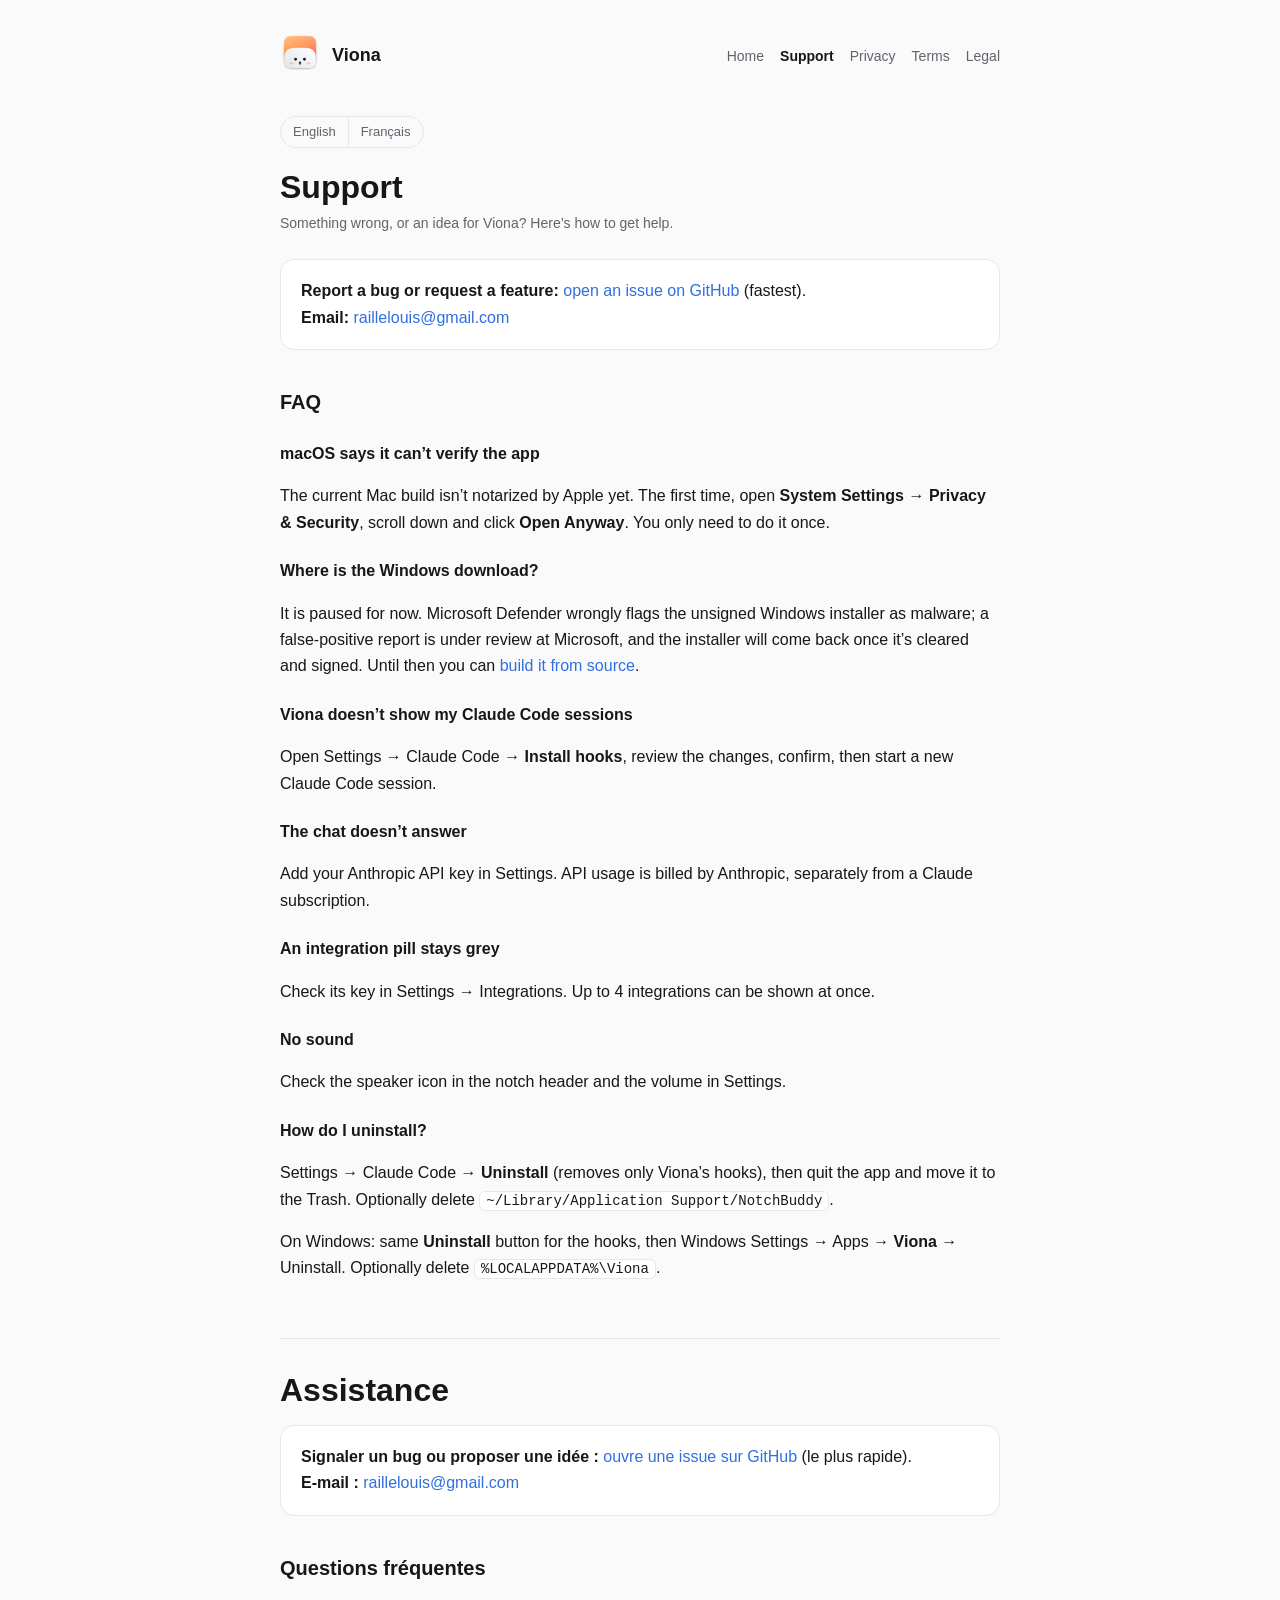
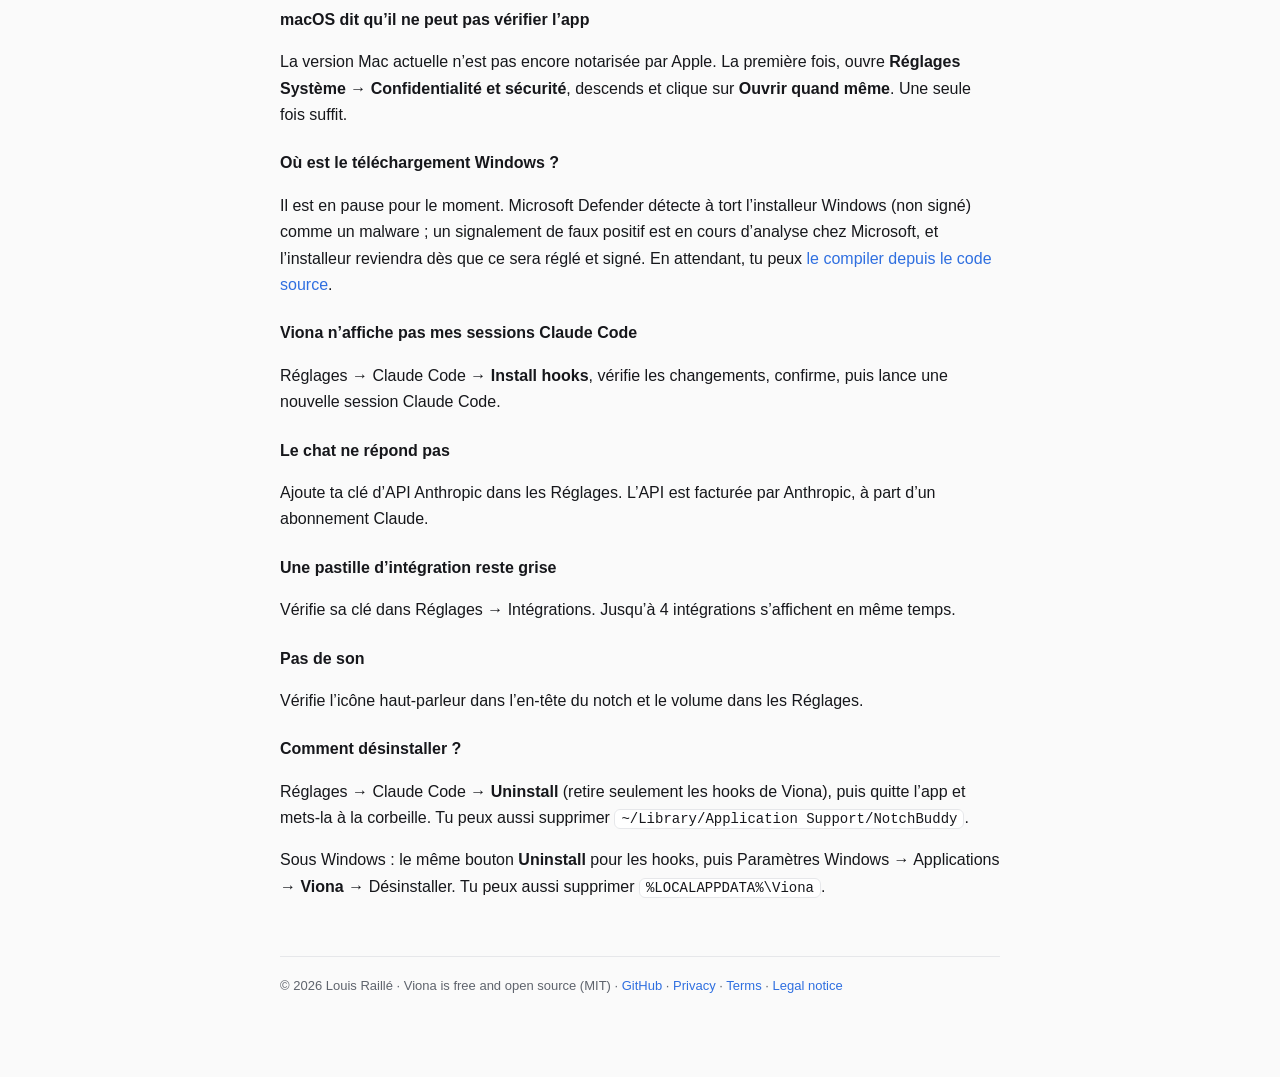
<file: support.html>
<!doctype html><html lang="en"><head><meta charset="utf-8"><meta name="viewport" content="width=device-width,initial-scale=1">
<title>Support — Viona</title><link rel="icon" href="media/icon.png"><link rel="stylesheet" href="site.css"></head><body><div class="wrap">
<header><a href="index.html"><img src="media/icon.png" alt=""></a><span class="name">Viona</span>
<nav><a href="index.html">Home</a><a href="support.html" class="on">Support</a><a href="privacy.html">Privacy</a><a href="terms.html">Terms</a><a href="legal.html">Legal</a></nav></header>
<div class="lang"><a href="#en">English</a><a href="#fr">Français</a></div>
<section id="en">
<h1>Support</h1>
<div class="meta">Something wrong, or an idea for Viona? Here’s how to get help.</div>
<div class="card">
<b>Report a bug or request a feature:</b> <a href="https://github.com/Louis-CFM/coucou/issues">open an issue on GitHub</a> (fastest).<br>
<b>Email:</b> <a href="mailto:raillelouis@gmail.com">raillelouis@gmail.com</a>
</div>
<h2>FAQ</h2>
<h3>macOS says it can’t verify the app</h3>
<p>The current Mac build isn’t notarized by Apple yet. The first time, open <b>System Settings → Privacy &amp; Security</b>, scroll down and click <b>Open Anyway</b>. You only need to do it once.</p>
<h3>Where is the Windows download?</h3>
<p>It is paused for now. Microsoft Defender wrongly flags the unsigned Windows installer as malware; a false-positive report is under review at Microsoft, and the installer will come back once it’s cleared and signed. Until then you can <a href="https://github.com/Louis-CFM/coucou/tree/main/windows#build-it-yourself">build it from source</a>.</p>
<h3>Viona doesn’t show my Claude Code sessions</h3>
<p>Open Settings → Claude Code → <b>Install hooks</b>, review the changes, confirm, then start a new Claude Code session.</p>
<h3>The chat doesn’t answer</h3>
<p>Add your Anthropic API key in Settings. API usage is billed by Anthropic, separately from a Claude subscription.</p>
<h3>An integration pill stays grey</h3>
<p>Check its key in Settings → Integrations. Up to 4 integrations can be shown at once.</p>
<h3>No sound</h3>
<p>Check the speaker icon in the notch header and the volume in Settings.</p>
<h3>How do I uninstall?</h3>
<p>Settings → Claude Code → <b>Uninstall</b> (removes only Viona’s hooks), then quit the app and move it to the Trash. Optionally delete <code>~/Library/Application Support/NotchBuddy</code>.</p>
<p>On Windows: same <b>Uninstall</b> button for the hooks, then Windows Settings → Apps → <b>Viona</b> → Uninstall. Optionally delete <code>%LOCALAPPDATA%\Viona</code>.</p>
</section>
<hr>
<section id="fr" lang="fr">
<h1>Assistance</h1>
<div class="card">
<b>Signaler un bug ou proposer une idée :</b> <a href="https://github.com/Louis-CFM/coucou/issues">ouvre une issue sur GitHub</a> (le plus rapide).<br>
<b>E-mail :</b> <a href="mailto:raillelouis@gmail.com">raillelouis@gmail.com</a>
</div>
<h2>Questions fréquentes</h2>
<h3>macOS dit qu’il ne peut pas vérifier l’app</h3>
<p>La version Mac actuelle n’est pas encore notarisée par Apple. La première fois, ouvre <b>Réglages Système → Confidentialité et sécurité</b>, descends et clique sur <b>Ouvrir quand même</b>. Une seule fois suffit.</p>
<h3>Où est le téléchargement Windows ?</h3>
<p>Il est en pause pour le moment. Microsoft Defender détecte à tort l’installeur Windows (non signé) comme un malware ; un signalement de faux positif est en cours d’analyse chez Microsoft, et l’installeur reviendra dès que ce sera réglé et signé. En attendant, tu peux <a href="https://github.com/Louis-CFM/coucou/tree/main/windows#build-it-yourself">le compiler depuis le code source</a>.</p>
<h3>Viona n’affiche pas mes sessions Claude Code</h3>
<p>Réglages → Claude Code → <b>Install hooks</b>, vérifie les changements, confirme, puis lance une nouvelle session Claude Code.</p>
<h3>Le chat ne répond pas</h3>
<p>Ajoute ta clé d’API Anthropic dans les Réglages. L’API est facturée par Anthropic, à part d’un abonnement Claude.</p>
<h3>Une pastille d’intégration reste grise</h3>
<p>Vérifie sa clé dans Réglages → Intégrations. Jusqu’à 4 intégrations s’affichent en même temps.</p>
<h3>Pas de son</h3>
<p>Vérifie l’icône haut-parleur dans l’en-tête du notch et le volume dans les Réglages.</p>
<h3>Comment désinstaller ?</h3>
<p>Réglages → Claude Code → <b>Uninstall</b> (retire seulement les hooks de Viona), puis quitte l’app et mets-la à la corbeille. Tu peux aussi supprimer <code>~/Library/Application Support/NotchBuddy</code>.</p>
<p>Sous Windows : le même bouton <b>Uninstall</b> pour les hooks, puis Paramètres Windows → Applications → <b>Viona</b> → Désinstaller. Tu peux aussi supprimer <code>%LOCALAPPDATA%\Viona</code>.</p>
</section>
<footer>© 2026 Louis Raillé · Viona is free and open source (MIT) · <a href="https://github.com/Louis-CFM/coucou">GitHub</a> · <a href="privacy.html">Privacy</a> · <a href="terms.html">Terms</a> · <a href="legal.html">Legal notice</a></footer></div></body></html>
</file>
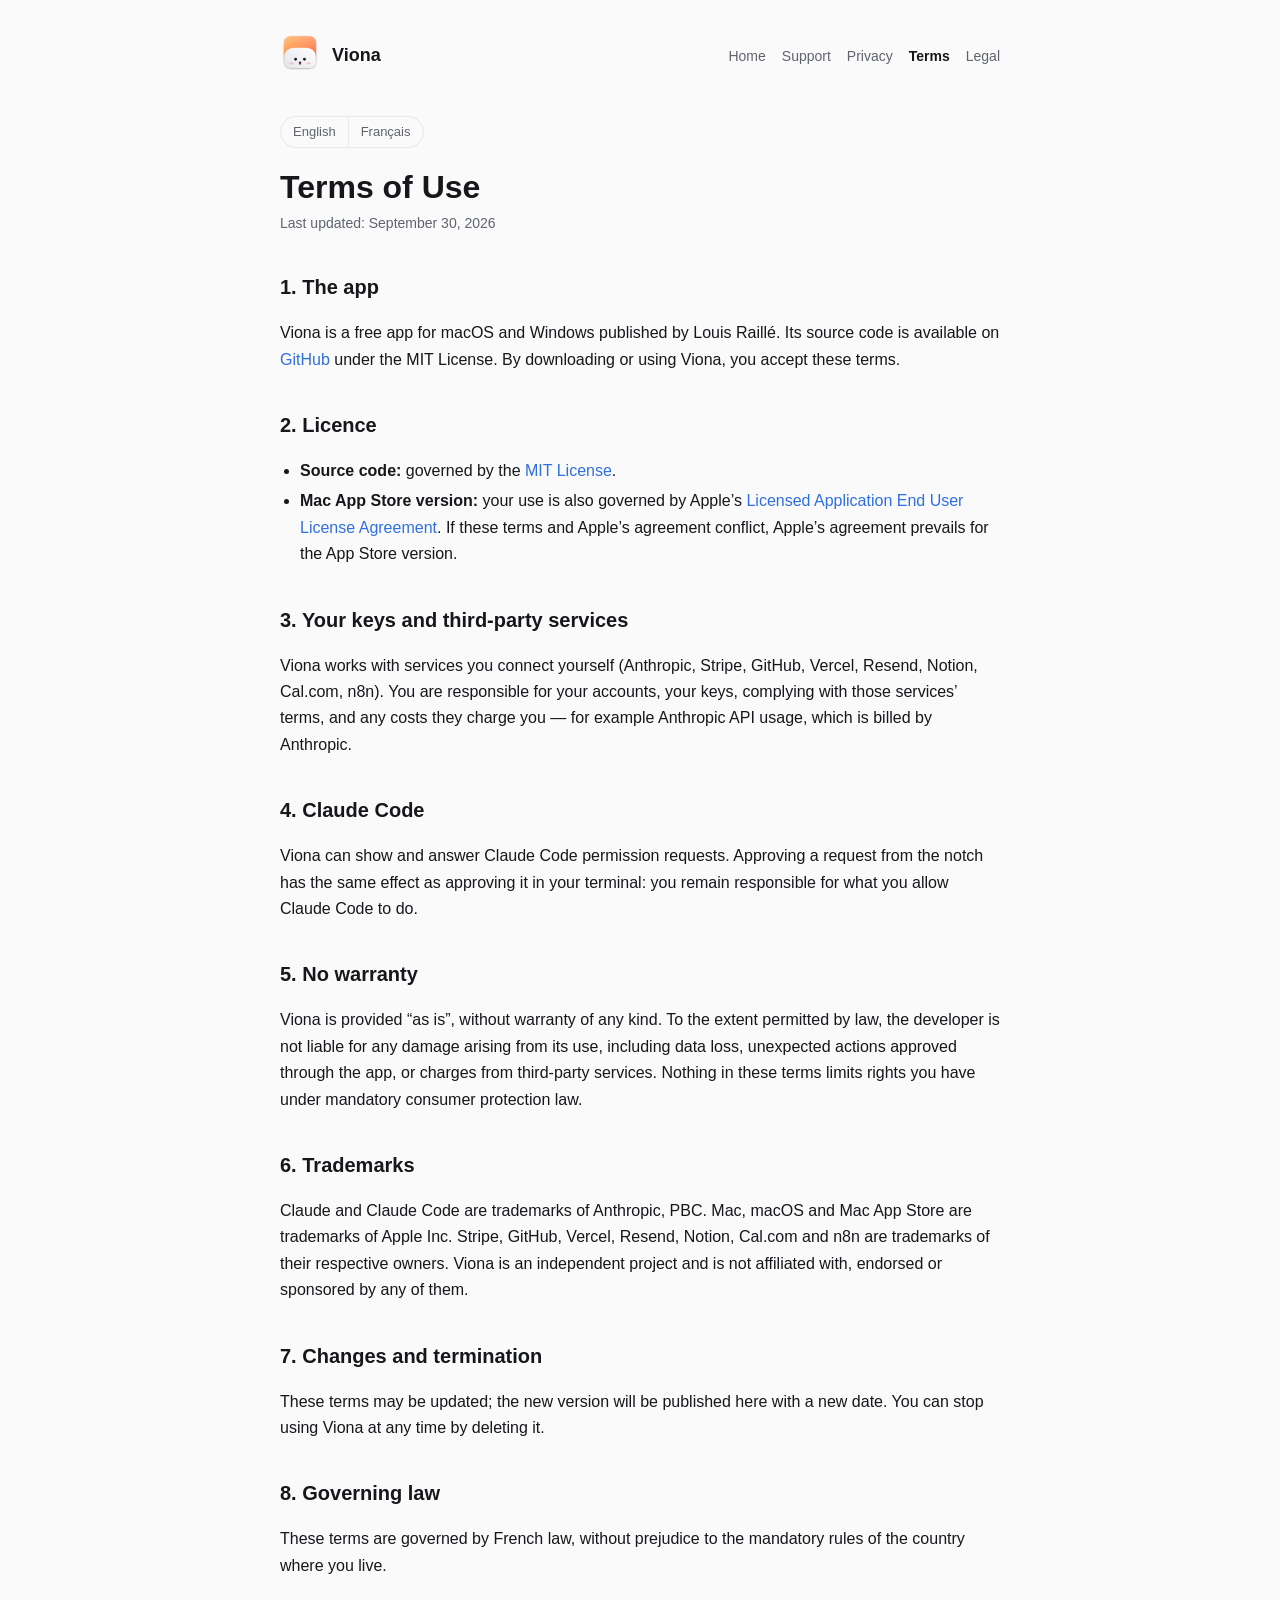
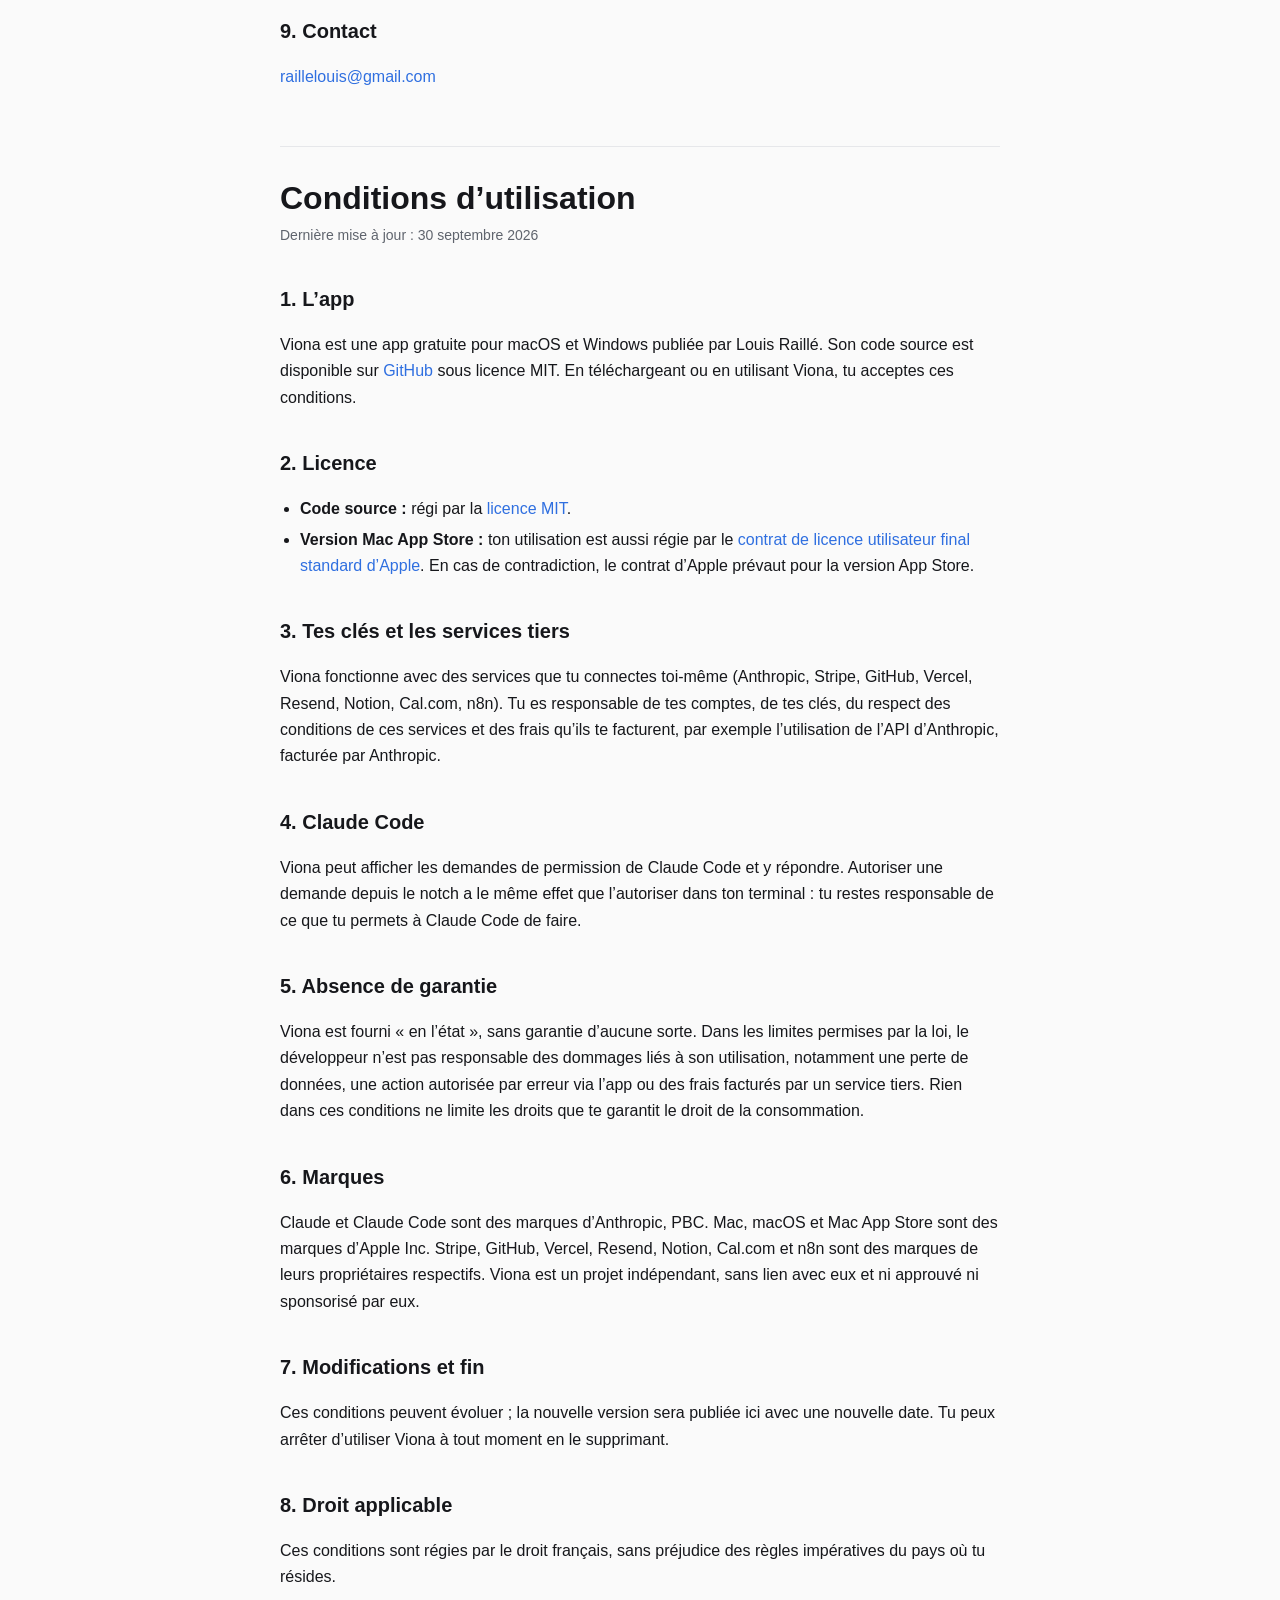
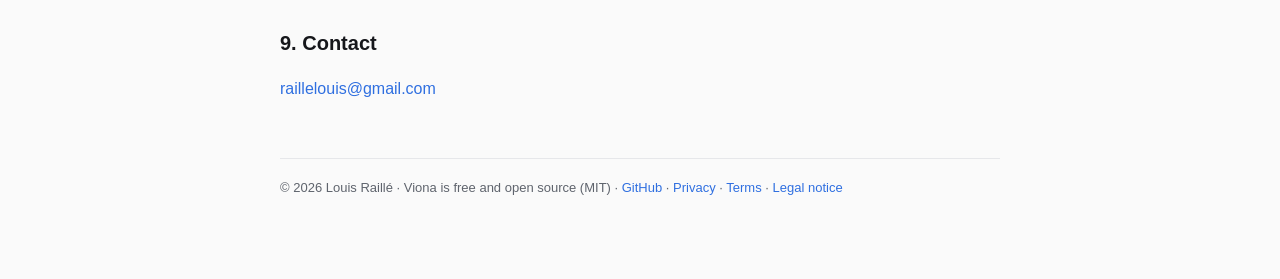
<file: terms.html>
<!doctype html><html lang="en"><head><meta charset="utf-8"><meta name="viewport" content="width=device-width,initial-scale=1">
<title>Terms of Use — Viona</title><link rel="icon" href="media/icon.png"><link rel="stylesheet" href="site.css"></head><body><div class="wrap">
<header><a href="index.html"><img src="media/icon.png" alt=""></a><span class="name">Viona</span>
<nav><a href="index.html">Home</a><a href="support.html">Support</a><a href="privacy.html">Privacy</a><a href="terms.html" class="on">Terms</a><a href="legal.html">Legal</a></nav></header>
<div class="lang"><a href="#en">English</a><a href="#fr">Français</a></div>
<section id="en">
<h1>Terms of Use</h1>
<div class="meta">Last updated: September 30, 2026</div>

<h2>1. The app</h2>
<p>Viona is a free app for macOS and Windows published by Louis Raillé. Its source code is available on <a href="https://github.com/Louis-CFM/coucou">GitHub</a> under the MIT License. By downloading or using Viona, you accept these terms.</p>

<h2>2. Licence</h2>
<ul>
<li><b>Source code:</b> governed by the <a href="https://github.com/Louis-CFM/coucou/blob/main/LICENSE">MIT License</a>.</li>
<li><b>Mac App Store version:</b> your use is also governed by Apple’s <a href="https://www.apple.com/legal/internet-services/itunes/dev/stdeula/">Licensed Application End User License Agreement</a>. If these terms and Apple’s agreement conflict, Apple’s agreement prevails for the App Store version.</li>
</ul>

<h2>3. Your keys and third-party services</h2>
<p>Viona works with services you connect yourself (Anthropic, Stripe, GitHub, Vercel, Resend, Notion, Cal.com, n8n). You are responsible for your accounts, your keys, complying with those services’ terms, and any costs they charge you — for example Anthropic API usage, which is billed by Anthropic.</p>

<h2>4. Claude Code</h2>
<p>Viona can show and answer Claude Code permission requests. Approving a request from the notch has the same effect as approving it in your terminal: you remain responsible for what you allow Claude Code to do.</p>

<h2>5. No warranty</h2>
<p>Viona is provided “as is”, without warranty of any kind. To the extent permitted by law, the developer is not liable for any damage arising from its use, including data loss, unexpected actions approved through the app, or charges from third-party services. Nothing in these terms limits rights you have under mandatory consumer protection law.</p>

<h2>6. Trademarks</h2>
<p>Claude and Claude Code are trademarks of Anthropic, PBC. Mac, macOS and Mac App Store are trademarks of Apple Inc. Stripe, GitHub, Vercel, Resend, Notion, Cal.com and n8n are trademarks of their respective owners. Viona is an independent project and is not affiliated with, endorsed or sponsored by any of them.</p>

<h2>7. Changes and termination</h2>
<p>These terms may be updated; the new version will be published here with a new date. You can stop using Viona at any time by deleting it.</p>

<h2>8. Governing law</h2>
<p>These terms are governed by French law, without prejudice to the mandatory rules of the country where you live.</p>

<h2>9. Contact</h2>
<p><a href="mailto:raillelouis@gmail.com">raillelouis@gmail.com</a></p>
</section>

<hr>
<section id="fr" lang="fr">
<h1>Conditions d’utilisation</h1>
<div class="meta">Dernière mise à jour : 30 septembre 2026</div>

<h2>1. L’app</h2>
<p>Viona est une app gratuite pour macOS et Windows publiée par Louis Raillé. Son code source est disponible sur <a href="https://github.com/Louis-CFM/coucou">GitHub</a> sous licence MIT. En téléchargeant ou en utilisant Viona, tu acceptes ces conditions.</p>

<h2>2. Licence</h2>
<ul>
<li><b>Code source :</b> régi par la <a href="https://github.com/Louis-CFM/coucou/blob/main/LICENSE">licence MIT</a>.</li>
<li><b>Version Mac App Store :</b> ton utilisation est aussi régie par le <a href="https://www.apple.com/legal/internet-services/itunes/dev/stdeula/">contrat de licence utilisateur final standard d’Apple</a>. En cas de contradiction, le contrat d’Apple prévaut pour la version App Store.</li>
</ul>

<h2>3. Tes clés et les services tiers</h2>
<p>Viona fonctionne avec des services que tu connectes toi-même (Anthropic, Stripe, GitHub, Vercel, Resend, Notion, Cal.com, n8n). Tu es responsable de tes comptes, de tes clés, du respect des conditions de ces services et des frais qu’ils te facturent, par exemple l’utilisation de l’API d’Anthropic, facturée par Anthropic.</p>

<h2>4. Claude Code</h2>
<p>Viona peut afficher les demandes de permission de Claude Code et y répondre. Autoriser une demande depuis le notch a le même effet que l’autoriser dans ton terminal : tu restes responsable de ce que tu permets à Claude Code de faire.</p>

<h2>5. Absence de garantie</h2>
<p>Viona est fourni « en l’état », sans garantie d’aucune sorte. Dans les limites permises par la loi, le développeur n’est pas responsable des dommages liés à son utilisation, notamment une perte de données, une action autorisée par erreur via l’app ou des frais facturés par un service tiers. Rien dans ces conditions ne limite les droits que te garantit le droit de la consommation.</p>

<h2>6. Marques</h2>
<p>Claude et Claude Code sont des marques d’Anthropic, PBC. Mac, macOS et Mac App Store sont des marques d’Apple Inc. Stripe, GitHub, Vercel, Resend, Notion, Cal.com et n8n sont des marques de leurs propriétaires respectifs. Viona est un projet indépendant, sans lien avec eux et ni approuvé ni sponsorisé par eux.</p>

<h2>7. Modifications et fin</h2>
<p>Ces conditions peuvent évoluer ; la nouvelle version sera publiée ici avec une nouvelle date. Tu peux arrêter d’utiliser Viona à tout moment en le supprimant.</p>

<h2>8. Droit applicable</h2>
<p>Ces conditions sont régies par le droit français, sans préjudice des règles impératives du pays où tu résides.</p>

<h2>9. Contact</h2>
<p><a href="mailto:raillelouis@gmail.com">raillelouis@gmail.com</a></p>
</section>
<footer>© 2026 Louis Raillé · Viona is free and open source (MIT) · <a href="https://github.com/Louis-CFM/coucou">GitHub</a> · <a href="privacy.html">Privacy</a> · <a href="terms.html">Terms</a> · <a href="legal.html">Legal notice</a></footer></div></body></html>
</file>
<file: site.css>
:root{--bg:#0e0f12;--card:#16171b;--ink:#f3f4f6;--dim:#a1a6b0;--line:#26282e;--accent:#8ab4ff}
@media (prefers-color-scheme: light){:root{--bg:#fafafa;--card:#fff;--ink:#16171b;--dim:#5f646d;--line:#e6e7ea;--accent:#2f6fe0}}
*{box-sizing:border-box}html{-webkit-text-size-adjust:100%}
body{margin:0;background:var(--bg);color:var(--ink);font:16px/1.65 -apple-system,BlinkMacSystemFont,"SF Pro Text","Inter","Segoe UI",sans-serif}
a{color:var(--accent);text-decoration:none}a:hover{text-decoration:underline}
.wrap{max-width:760px;margin:0 auto;padding:32px 20px 80px}
header{display:flex;align-items:center;gap:12px;margin-bottom:36px;flex-wrap:wrap}
header img{width:40px;height:40px;border-radius:10px}
header .name{font-weight:700;font-size:18px}
nav{margin-left:auto;display:flex;gap:16px;flex-wrap:wrap;font-size:14px}
nav a{color:var(--dim)}nav a.on{color:var(--ink);font-weight:600}
h1{font-size:32px;line-height:1.2;margin:0 0 6px}
h2{font-size:20px;margin:36px 0 8px}
h3{font-size:16px;margin:22px 0 4px}
.meta{color:var(--dim);font-size:14px;margin-bottom:24px}
.lang{display:inline-flex;border:1px solid var(--line);border-radius:999px;overflow:hidden;font-size:13px;margin-bottom:20px}
.lang a{padding:4px 12px;color:var(--dim)}.lang a:first-child{border-right:1px solid var(--line)}
.card{background:var(--card);border:1px solid var(--line);border-radius:14px;padding:18px 20px;margin:16px 0}
ul{padding-left:20px}li{margin:4px 0}
table{width:100%;border-collapse:collapse;font-size:15px;margin:10px 0}
td,th{border-bottom:1px solid var(--line);padding:8px 6px;text-align:left;vertical-align:top}
th{color:var(--dim);font-weight:600}
code{background:var(--card);border:1px solid var(--line);border-radius:6px;padding:1px 6px;font-size:14px;word-break:break-all}
hr{border:0;border-top:1px solid var(--line);margin:56px 0 32px}
footer{color:var(--dim);font-size:13px;margin-top:56px;border-top:1px solid var(--line);padding-top:18px}
.hero{text-align:center;margin:10px 0 30px}.hero img.demo{width:100%;border-radius:14px;border:1px solid var(--line);margin-top:22px}
.lede{font-size:18px;line-height:1.55;color:var(--dim);max-width:38rem;margin:0 auto 22px}
.eyebrow{letter-spacing:.06em;text-transform:uppercase;font-size:12px;font-weight:650;color:var(--accent);margin:0 0 10px}
.grid{display:grid;grid-template-columns:1fr 1fr;gap:12px;margin:14px 0 8px}
.grid .card{margin:0}
.grid h3{margin:0 0 6px;font-size:16px}
.grid p,.note{margin:0;color:var(--dim);font-size:15px}
.shots{display:grid;grid-template-columns:1fr 1fr 1fr;gap:10px;margin-top:18px}
.shots img{width:100%;border-radius:12px;border:1px solid var(--line);background:var(--card)}
.btn{display:inline-block;background:var(--ink);color:var(--bg);padding:10px 18px;border-radius:999px;font-weight:600;margin:6px}
.btn.ghost{background:transparent;color:var(--ink);border:1px solid var(--line)}
@media (max-width:560px){h1{font-size:26px}nav{margin-left:0;width:100%}.grid,.shots{grid-template-columns:1fr}}
</file>
